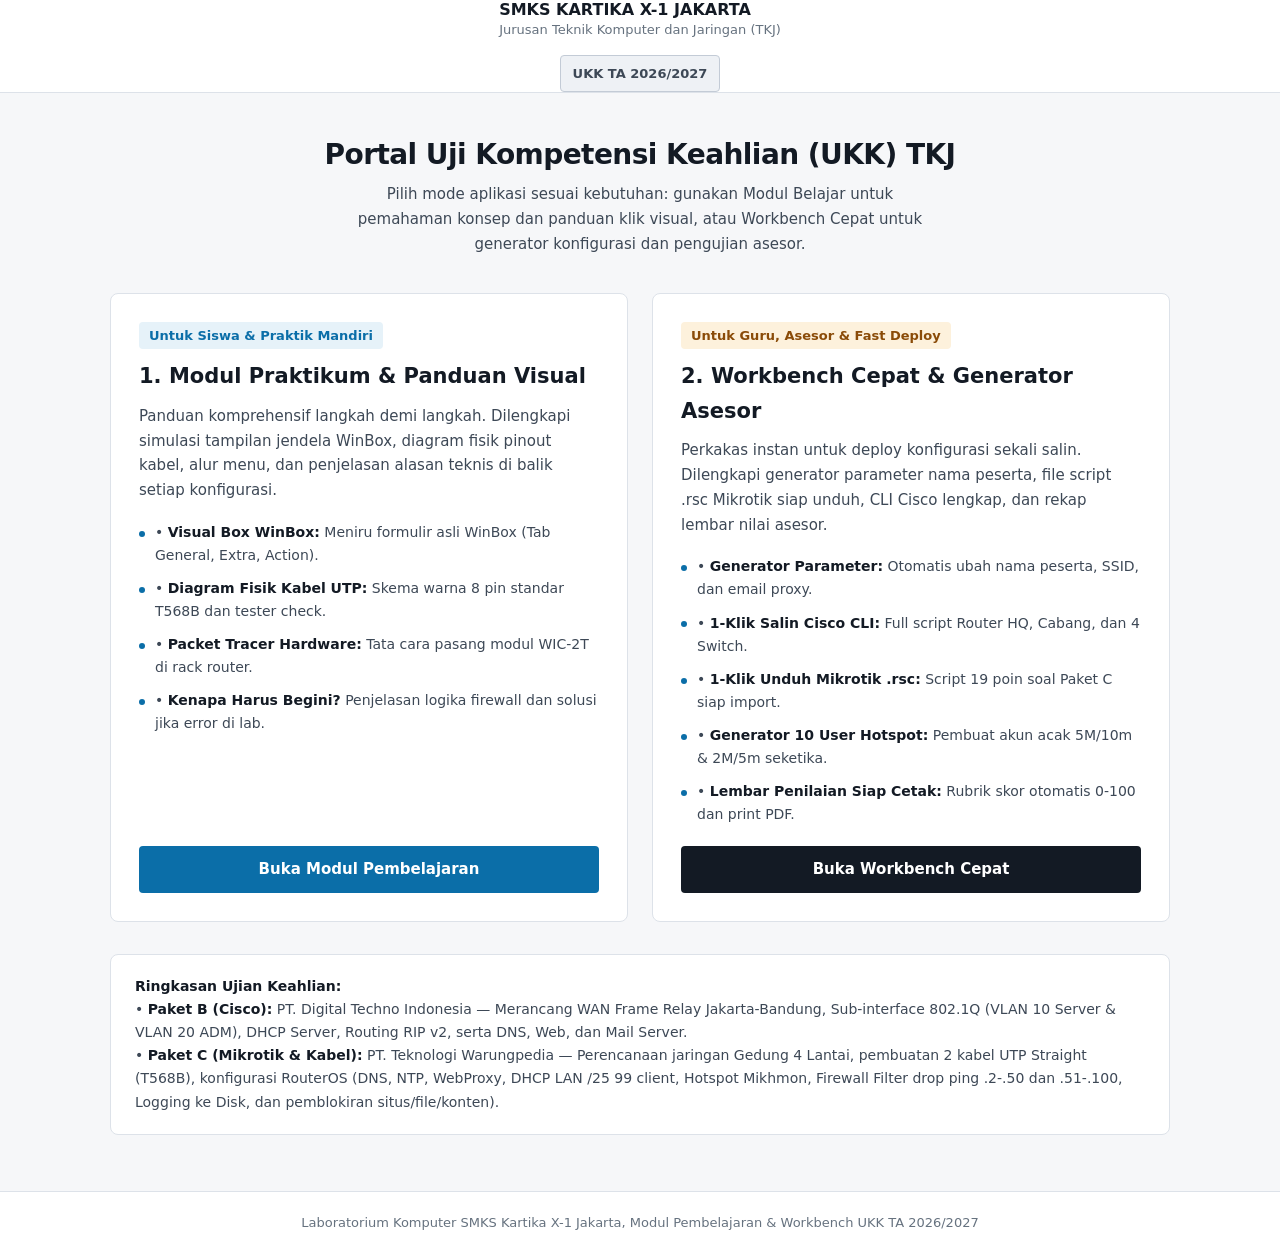
<file: index.html>
<!DOCTYPE html>
<html lang="id">
<head>
<meta charset="UTF-8">
<meta name="viewport" content="width=device-width, initial-scale=1.0">
<title>Portal UKK TKJ TA 2026/2027 - SMKS Kartika X-1</title>
<link rel="stylesheet" href="style.css">
</head>
<body class="page-index">

<header>
  <div class="header-inner">
    <div>
      <div class="brand-title">SMKS KARTIKA X-1 JAKARTA</div>
      <div class="brand-sub">Jurusan Teknik Komputer dan Jaringan (TKJ)</div>
    </div>
    <span class="school-badge">UKK TA 2026/2027</span>
  </div>
</header>

<main>
  <div class="hero">
    <h1>Portal Uji Kompetensi Keahlian (UKK) TKJ</h1>
    <p>Pilih mode aplikasi sesuai kebutuhan: gunakan Modul Belajar untuk pemahaman konsep dan panduan klik visual, atau Workbench Cepat untuk generator konfigurasi dan pengujian asesor.</p>
  </div>

  <div class="mode-grid">
    <!-- CARD 1: MODUL PEMBELAJARAN -->
    <a href="modul-belajar.html" class="portal-card">
      <div>
        <div class="card-header-line">
          <span class="tag-mode tag-belajar">Untuk Siswa &amp; Praktik Mandiri</span>
        </div>
        <div class="card-title">1. Modul Praktikum &amp; Panduan Visual</div>
        <div class="card-desc">
          Panduan komprehensif langkah demi langkah. Dilengkapi simulasi tampilan jendela WinBox, diagram fisik pinout kabel, alur menu, dan penjelasan alasan teknis di balik setiap konfigurasi.
        </div>
        <ul class="feature-list">
          <li><span class="bullet">&bull;</span> <strong>Visual Box WinBox:</strong> Meniru formulir asli WinBox (Tab General, Extra, Action).</li>
          <li><span class="bullet">&bull;</span> <strong>Diagram Fisik Kabel UTP:</strong> Skema warna 8 pin standar T568B dan tester check.</li>
          <li><span class="bullet">&bull;</span> <strong>Packet Tracer Hardware:</strong> Tata cara pasang modul WIC-2T di rack router.</li>
          <li><span class="bullet">&bull;</span> <strong>Kenapa Harus Begini?</strong> Penjelasan logika firewall dan solusi jika error di lab.</li>
        </ul>
      </div>
      <div class="card-btn btn-belajar">Buka Modul Pembelajaran</div>
    </a>

    <!-- CARD 2: CHEAT & WORKBENCH GENERATOR -->
    <a href="cheat-konfigurasi.html" class="portal-card">
      <div>
        <div class="card-header-line">
          <span class="tag-mode tag-cheat">Untuk Guru, Asesor &amp; Fast Deploy</span>
        </div>
        <div class="card-title">2. Workbench Cepat &amp; Generator Asesor</div>
        <div class="card-desc">
          Perkakas instan untuk deploy konfigurasi sekali salin. Dilengkapi generator parameter nama peserta, file script .rsc Mikrotik siap unduh, CLI Cisco lengkap, dan rekap lembar nilai asesor.
        </div>
        <ul class="feature-list">
          <li><span class="bullet">&bull;</span> <strong>Generator Parameter:</strong> Otomatis ubah nama peserta, SSID, dan email proxy.</li>
          <li><span class="bullet">&bull;</span> <strong>1-Klik Salin Cisco CLI:</strong> Full script Router HQ, Cabang, dan 4 Switch.</li>
          <li><span class="bullet">&bull;</span> <strong>1-Klik Unduh Mikrotik .rsc:</strong> Script 19 poin soal Paket C siap import.</li>
          <li><span class="bullet">&bull;</span> <strong>Generator 10 User Hotspot:</strong> Pembuat akun acak 5M/10m &amp; 2M/5m seketika.</li>
          <li><span class="bullet">&bull;</span> <strong>Lembar Penilaian Siap Cetak:</strong> Rubrik skor otomatis 0-100 dan print PDF.</li>
        </ul>
      </div>
      <div class="card-btn btn-cheat">Buka Workbench Cepat</div>
    </a>
  </div>

  <div class="info-box">
    <strong>Ringkasan Ujian Keahlian:</strong><br>
    &bull; <strong>Paket B (Cisco):</strong> PT. Digital Techno Indonesia &mdash; Merancang WAN Frame Relay Jakarta-Bandung, Sub-interface 802.1Q (VLAN 10 Server &amp; VLAN 20 ADM), DHCP Server, Routing RIP v2, serta DNS, Web, dan Mail Server.<br>
    &bull; <strong>Paket C (Mikrotik &amp; Kabel):</strong> PT. Teknologi Warungpedia &mdash; Perencanaan jaringan Gedung 4 Lantai, pembuatan 2 kabel UTP Straight (T568B), konfigurasi RouterOS (DNS, NTP, WebProxy, DHCP LAN /25 99 client, Hotspot Mikhmon, Firewall Filter drop ping .2-.50 dan .51-.100, Logging ke Disk, dan pemblokiran situs/file/konten).
  </div>
</main>

<footer>
  Laboratorium Komputer SMKS Kartika X-1 Jakarta, Modul Pembelajaran &amp; Workbench UKK TA 2026/2027
</footer>

</body>
</html>
</file>
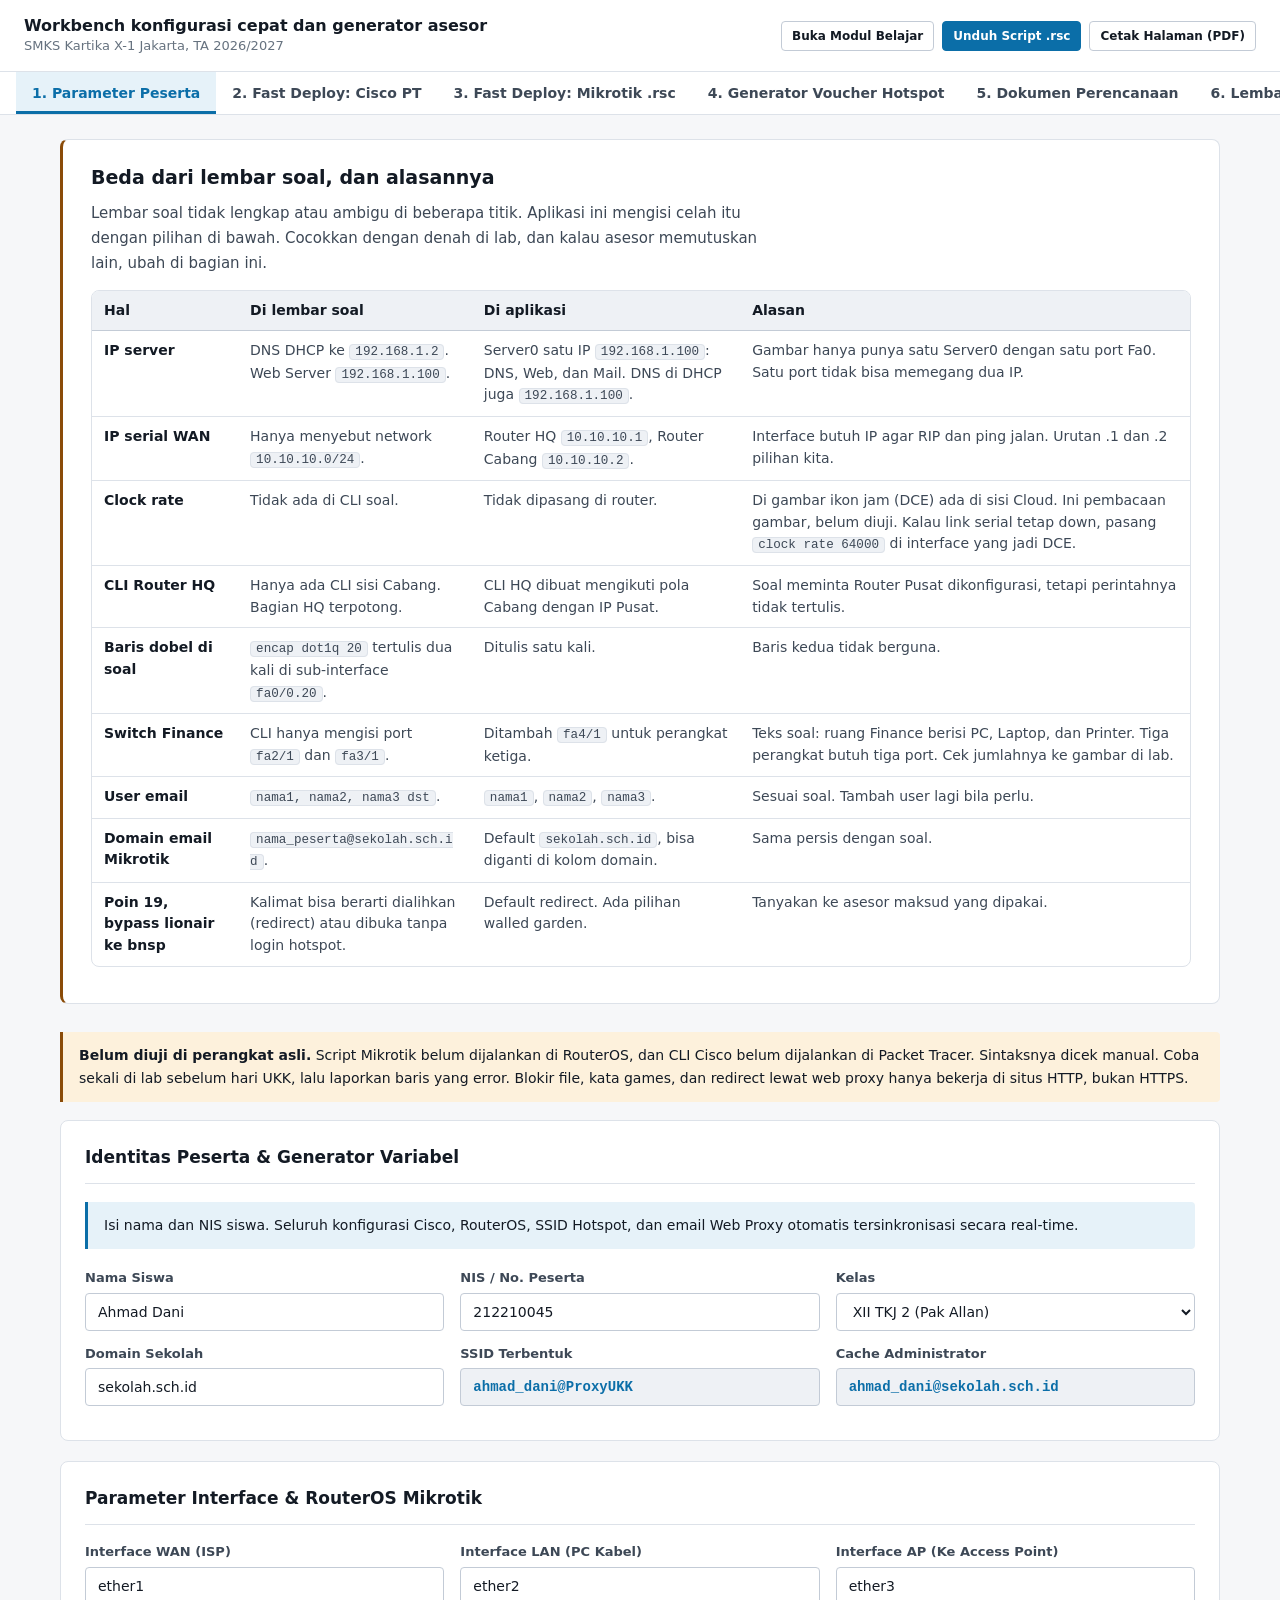
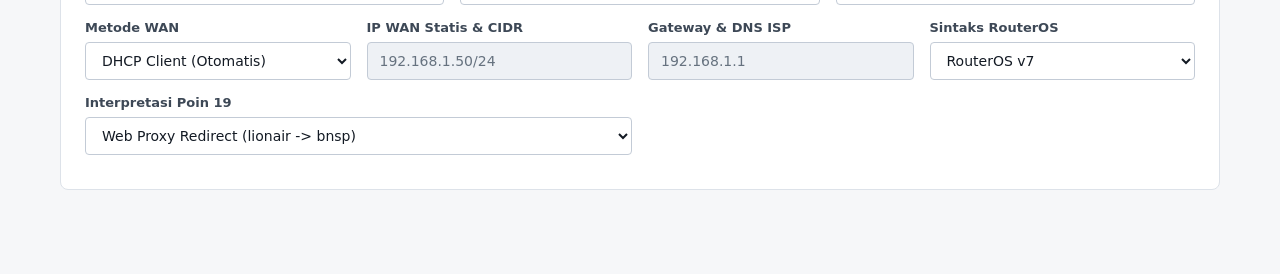
<file: cheat-konfigurasi.html>
<!DOCTYPE html>
<html lang="id">
<head>
<meta charset="UTF-8">
<meta name="viewport" content="width=device-width, initial-scale=1.0">
<title>Workbench Konfigurasi Cepat &amp; Generator Asesor UKK TKJ 26/27</title>
<link rel="stylesheet" href="style.css">
</head>
<body>

<header>
  <div class="brand-block">
    <div class="brand-title">Workbench konfigurasi cepat dan generator asesor</div>
    <div class="brand-sub">SMKS Kartika X-1 Jakarta, TA 2026/2027</div>
  </div>
  <div class="top-actions no-print">
    <a href="modul-belajar.html" class="btn btn-sm">Buka Modul Belajar</a>
    <button class="btn btn-sm btn-primary" onclick="downloadRSC()">Unduh Script .rsc</button>
    <button class="btn btn-sm" onclick="window.print()">Cetak Halaman (PDF)</button>
  </div>
</header>

<nav class="tab-strip no-print">
  <button class="tab-btn active" onclick="switchPane('pane-params')">1. Parameter Peserta</button>
  <button class="tab-btn" onclick="switchPane('pane-cisco')">2. Fast Deploy: Cisco PT</button>
  <button class="tab-btn" onclick="switchPane('pane-mikrotik')">3. Fast Deploy: Mikrotik .rsc</button>
  <button class="tab-btn" onclick="switchPane('pane-vouchers')">4. Generator Voucher Hotspot</button>
  <button class="tab-btn" onclick="switchPane('pane-doc')">5. Dokumen Perencanaan</button>
  <button class="tab-btn" onclick="switchPane('pane-rubrik')">6. Lembar Nilai Asesor</button>
</nav>

<main>

  <!-- PANE 1: PARAMS -->
  <div id="pane-params" class="pane active">
<section class="deviation" id="beda-soal">
  <h2>Beda dari lembar soal, dan alasannya</h2>
  <p>Lembar soal tidak lengkap atau ambigu di beberapa titik. Aplikasi ini mengisi celah itu dengan pilihan di bawah. Cocokkan dengan denah di lab, dan kalau asesor memutuskan lain, ubah di bagian ini.</p>
  <div class="table-scroll"><table class="guide-table">
    <thead><tr><th>Hal</th><th>Di lembar soal</th><th>Di aplikasi</th><th>Alasan</th></tr></thead>
    <tbody>
      <tr><td><strong>IP server</strong></td><td>DNS DHCP ke <code>192.168.1.2</code>. Web Server <code>192.168.1.100</code>.</td><td>Server0 satu IP <code>192.168.1.100</code>: DNS, Web, dan Mail. DNS di DHCP juga <code>192.168.1.100</code>.</td><td>Gambar hanya punya satu Server0 dengan satu port Fa0. Satu port tidak bisa memegang dua IP.</td></tr>
      <tr><td><strong>IP serial WAN</strong></td><td>Hanya menyebut network <code>10.10.10.0/24</code>.</td><td>Router HQ <code>10.10.10.1</code>, Router Cabang <code>10.10.10.2</code>.</td><td>Interface butuh IP agar RIP dan ping jalan. Urutan .1 dan .2 pilihan kita.</td></tr>
      <tr><td><strong>Clock rate</strong></td><td>Tidak ada di CLI soal.</td><td>Tidak dipasang di router.</td><td>Di gambar ikon jam (DCE) ada di sisi Cloud. Ini pembacaan gambar, belum diuji. Kalau link serial tetap down, pasang <code>clock rate 64000</code> di interface yang jadi DCE.</td></tr>
      <tr><td><strong>CLI Router HQ</strong></td><td>Hanya ada CLI sisi Cabang. Bagian HQ terpotong.</td><td>CLI HQ dibuat mengikuti pola Cabang dengan IP Pusat.</td><td>Soal meminta Router Pusat dikonfigurasi, tetapi perintahnya tidak tertulis.</td></tr>
      <tr><td><strong>Baris dobel di soal</strong></td><td><code>encap dot1q 20</code> tertulis dua kali di sub-interface <code>fa0/0.20</code>.</td><td>Ditulis satu kali.</td><td>Baris kedua tidak berguna.</td></tr>
      <tr><td><strong>Switch Finance</strong></td><td>CLI hanya mengisi port <code>fa2/1</code> dan <code>fa3/1</code>.</td><td>Ditambah <code>fa4/1</code> untuk perangkat ketiga.</td><td>Teks soal: ruang Finance berisi PC, Laptop, dan Printer. Tiga perangkat butuh tiga port. Cek jumlahnya ke gambar di lab.</td></tr>
      <tr><td><strong>User email</strong></td><td><code>nama1, nama2, nama3 dst</code>.</td><td><code>nama1</code>, <code>nama2</code>, <code>nama3</code>.</td><td>Sesuai soal. Tambah user lagi bila perlu.</td></tr>
      <tr><td><strong>Domain email Mikrotik</strong></td><td><code>nama_peserta@sekolah.sch.id</code>.</td><td>Default <code>sekolah.sch.id</code>, bisa diganti di kolom domain.</td><td>Sama persis dengan soal.</td></tr>
      <tr><td><strong>Poin 19, bypass lionair ke bnsp</strong></td><td>Kalimat bisa berarti dialihkan (redirect) atau dibuka tanpa login hotspot.</td><td>Default redirect. Ada pilihan walled garden.</td><td>Tanyakan ke asesor maksud yang dipakai.</td></tr>
    </tbody>
  </table></div>
</section>
<div class="callout callout-amber untested"><strong>Belum diuji di perangkat asli.</strong> Script Mikrotik belum dijalankan di RouterOS, dan CLI Cisco belum dijalankan di Packet Tracer. Sintaksnya dicek manual. Coba sekali di lab sebelum hari UKK, lalu laporkan baris yang error. Blokir file, kata games, dan redirect lewat web proxy hanya bekerja di situs HTTP, bukan HTTPS.</div>
    <div class="card">
      <div class="card-title">Identitas Peserta &amp; Generator Variabel</div>
      <div class="callout">
        Isi nama dan NIS siswa. Seluruh konfigurasi Cisco, RouterOS, SSID Hotspot, dan email Web Proxy otomatis tersinkronisasi secara real-time.
      </div>
      <div class="grid-3">
        <div class="form-group">
          <label>Nama Siswa</label>
          <input type="text" id="in_nama" class="form-input" value="Ahmad Dani" oninput="refreshAll()">
        </div>
        <div class="form-group">
          <label>NIS / No. Peserta</label>
          <input type="text" id="in_nis" class="form-input" value="212210045" oninput="refreshAll()">
        </div>
        <div class="form-group">
          <label>Kelas</label>
          <select id="in_kelas" class="form-select" onchange="refreshAll()">
            <option value="XII TKJ 2" selected>XII TKJ 2 (Pak Allan)</option>
            <option value="XII TKJ 1">XII TKJ 1</option>
          </select>
        </div>
      </div>
      <div class="grid-3">
        <div class="form-group">
          <label>Domain Sekolah</label>
          <input type="text" id="in_domain" class="form-input" value="sekolah.sch.id" oninput="refreshAll()">
        </div>
        <div class="form-group">
          <label>SSID Terbentuk</label>
          <input type="text" id="out_ssid" class="form-input input-preview" readonly>
        </div>
        <div class="form-group">
          <label>Cache Administrator</label>
          <input type="text" id="out_admin" class="form-input input-preview" readonly>
        </div>
      </div>
    </div>

    <div class="card">
      <div class="card-title">Parameter Interface &amp; RouterOS Mikrotik</div>
      <div class="grid-3">
        <div class="form-group">
          <label>Interface WAN (ISP)</label>
          <input type="text" id="in_iface_wan" class="form-input" value="ether1" oninput="refreshAll()">
        </div>
        <div class="form-group">
          <label>Interface LAN (PC Kabel)</label>
          <input type="text" id="in_iface_lan" class="form-input" value="ether2" oninput="refreshAll()">
        </div>
        <div class="form-group">
          <label>Interface AP (Ke Access Point)</label>
          <input type="text" id="in_iface_ap" class="form-input" value="ether3" oninput="refreshAll()">
        </div>
      </div>
      <div class="grid-4">
        <div class="form-group">
          <label>Metode WAN</label>
          <select id="in_wan_mode" class="form-select" onchange="toggleWanMode(); refreshAll();">
            <option value="dhcp" selected>DHCP Client (Otomatis)</option>
            <option value="static">IP Statis (Manual)</option>
          </select>
        </div>
        <div class="form-group" id="grp_wan_ip">
          <label>IP WAN Statis &amp; CIDR</label>
          <input type="text" id="in_wan_ip" class="form-input" value="192.168.1.50/24" oninput="refreshAll()" disabled>
        </div>
        <div class="form-group" id="grp_wan_gw">
          <label>Gateway &amp; DNS ISP</label>
          <input type="text" id="in_wan_gw" class="form-input" value="192.168.1.1" oninput="refreshAll()" disabled>
        </div>
        <div class="form-group">
          <label>Sintaks RouterOS</label>
          <select id="in_ros_ver" class="form-select" onchange="refreshAll()">
            <option value="v7" selected>RouterOS v7</option>
            <option value="v6">RouterOS v6 (Legacy)</option>
          </select>
        </div>
      </div>
      <div class="grid-2">
        <div class="form-group">
          <label>Interpretasi Poin 19</label>
          <select id="in_poin19" class="form-select" onchange="refreshAll()">
            <option value="redirect" selected>Web Proxy Redirect (lionair -&gt; bnsp)</option>
            <option value="walled">Walled Garden Hotspot</option>
          </select>
        </div>
      </div>
    </div>
  </div>

  <!-- PANE 2: CISCO -->
  <div id="pane-cisco" class="pane">
<div class="callout callout-amber untested"><strong>Belum diuji di perangkat asli.</strong> Script Mikrotik belum dijalankan di RouterOS, dan CLI Cisco belum dijalankan di Packet Tracer. Sintaksnya dicek manual. Coba sekali di lab sebelum hari UKK, lalu laporkan baris yang error. Blokir file, kata games, dan redirect lewat web proxy hanya bekerja di situs HTTP, bukan HTTPS.</div>
    <div class="card">
      <div class="card-title">
        <span>Diagram Topologi WAN Cisco Packet Tracer (Paket B)</span>
      </div>
      <div class="topo-svg-box">
        <svg viewBox="0 0 960 400" xmlns="http://www.w3.org/2000/svg" role="img"><rect x="10" y="10" width="410" height="380" rx="8" fill="#f6f7f9" stroke="#c3cbd6" stroke-dasharray="5 4"/><text x="24" y="32" font-size="13" font-weight="700" fill="#0b6ea8">Kantor pusat (Jakarta)</text><rect x="540" y="10" width="410" height="380" rx="8" fill="#f6f7f9" stroke="#c3cbd6" stroke-dasharray="5 4"/><text x="554" y="32" font-size="13" font-weight="700" fill="#0b6ea8">Kantor cabang (Bandung)</text><rect x="428.1" y="70" width="103.9" height="47" rx="6" fill="#e6f2f9" stroke="#0b6ea8" stroke-width="2"/><text x="480" y="93" font-size="13" font-weight="700" text-anchor="middle" fill="#131a24">Cloud0</text><text x="480" y="111" font-size="12"  text-anchor="middle" fill="#66727f">Frame Relay</text><rect x="138.9" y="60" width="152.2" height="65" rx="6" fill="#ffffff" stroke="#3d4856" stroke-width="1.5"/><text x="215" y="83" font-size="13" font-weight="700" text-anchor="middle" fill="#131a24">Router0 (HQ)</text><text x="215" y="101" font-size="12"  text-anchor="middle" fill="#66727f">Se0/1/0 10.10.10.1</text><text x="215" y="119" font-size="12"  text-anchor="middle" fill="#66727f">Fa0/0 trunk</text><rect x="666.4" y="60" width="157.2" height="65" rx="6" fill="#ffffff" stroke="#3d4856" stroke-width="1.5"/><text x="745" y="83" font-size="13" font-weight="700" text-anchor="middle" fill="#131a24">Router1 (Branch)</text><text x="745" y="101" font-size="12"  text-anchor="middle" fill="#66727f">Se0/1/0 10.10.10.2</text><text x="745" y="119" font-size="12"  text-anchor="middle" fill="#66727f">Fa0/0 trunk</text><line x1="291.1" y1="90.0" x2="428.1" y2="90.0" stroke="#9b1c1c" stroke-width="2"/><line x1="532.0" y1="90.0" x2="666.4" y2="90.0" stroke="#9b1c1c" stroke-width="2"/><text x="359.6" y="80.0" font-size="12" font-weight="700" text-anchor="middle" fill="#9b1c1c">Serial</text><text x="599.2" y="80.0" font-size="12" font-weight="700" text-anchor="middle" fill="#9b1c1c">Serial</text><text x="432.1" y="150.0" font-size="12"  text-anchor="end" fill="#66727f">Se0 DLCI 101</text><text x="528.0" y="150.0" font-size="12"  text-anchor="start" fill="#66727f">Se1 DLCI 201</text><rect x="5.1" y="185" width="179.8" height="47" rx="6" fill="#ffffff" stroke="#3d4856" stroke-width="1.5"/><text x="95" y="208" font-size="13" font-weight="700" text-anchor="middle" fill="#131a24">SW-HQ-Server</text><text x="95" y="226" font-size="12"  text-anchor="middle" fill="#0b6ea8">VLAN 10 192.168.1.0/24</text><rect x="245.1" y="185" width="179.8" height="47" rx="6" fill="#ffffff" stroke="#3d4856" stroke-width="1.5"/><text x="335" y="208" font-size="13" font-weight="700" text-anchor="middle" fill="#131a24">SW-HQ-ADM</text><text x="335" y="226" font-size="12"  text-anchor="middle" fill="#8a4b08">VLAN 20 192.168.2.0/24</text><rect x="531.6" y="185" width="186.7" height="47" rx="6" fill="#ffffff" stroke="#3d4856" stroke-width="1.5"/><text x="625" y="208" font-size="13" font-weight="700" text-anchor="middle" fill="#131a24">SW-BR-Finance</text><text x="625" y="226" font-size="12"  text-anchor="middle" fill="#0b6ea8">VLAN 10 192.168.10.0/24</text><rect x="771.6" y="185" width="186.7" height="47" rx="6" fill="#ffffff" stroke="#3d4856" stroke-width="1.5"/><text x="865" y="208" font-size="13" font-weight="700" text-anchor="middle" fill="#131a24">SW-BR-ADM</text><text x="865" y="226" font-size="12"  text-anchor="middle" fill="#8a4b08">VLAN 20 192.168.20.0/24</text><line x1="215.0" y1="125.0" x2="95.0" y2="185.0" stroke="#131a24" stroke-width="2"/><text x="140.0" y="160.0" font-size="12"  text-anchor="middle" fill="#66727f">trunk</text><line x1="184.9" y1="215.0" x2="245.1" y2="215.0" stroke="#131a24" stroke-width="2" stroke-dasharray="5 4"/><text x="215.0" y="196.0" font-size="12"  text-anchor="middle" fill="#66727f">cross</text><line x1="745.0" y1="125.0" x2="625.0" y2="185.0" stroke="#131a24" stroke-width="2"/><text x="670.0" y="160.0" font-size="12"  text-anchor="middle" fill="#66727f">trunk</text><line x1="718.4" y1="215.0" x2="771.6" y2="215.0" stroke="#131a24" stroke-width="2" stroke-dasharray="5 4"/><text x="745.0" y="196.0" font-size="12"  text-anchor="middle" fill="#66727f">cross</text><rect x="5.1" y="310" width="109.7" height="46" rx="6" fill="#eef1f5" stroke="#c3cbd6" stroke-width="1.5"/><text x="60" y="332" font-size="12" font-weight="700" text-anchor="middle" fill="#131a24">Server0</text><text x="60" y="350" font-size="12"  text-anchor="middle" fill="#66727f">192.168.1.100</text><line x1="90.0" y1="232.0" x2="60.0" y2="310.0" stroke="#66727f" stroke-width="1.5"/><rect x="138.8" y="310" width="42.4" height="28" rx="6" fill="#eef1f5" stroke="#c3cbd6" stroke-width="1.5"/><text x="160" y="332" font-size="12" font-weight="700" text-anchor="middle" fill="#131a24">PC0</text><line x1="130.0" y1="232.0" x2="160.0" y2="310.0" stroke="#66727f" stroke-width="1.5"/><rect x="227.4" y="310" width="75.2" height="46" rx="6" fill="#eef1f5" stroke="#c3cbd6" stroke-width="1.5"/><text x="265" y="332" font-size="12" font-weight="700" text-anchor="middle" fill="#131a24">PC3 PC4</text><text x="265" y="350" font-size="12"  text-anchor="middle" fill="#66727f">Printer2</text><line x1="310.0" y1="232.0" x2="265.0" y2="310.0" stroke="#66727f" stroke-width="1.5"/><rect x="351.2" y="310" width="47.6" height="46" rx="6" fill="#e6f2f9" stroke="#0b6ea8" stroke-width="1.5"/><text x="375" y="332" font-size="12" font-weight="700" text-anchor="middle" fill="#0b6ea8">AP0</text><text x="375" y="350" font-size="12"  text-anchor="middle" fill="#66727f">WLAN</text><line x1="340.0" y1="232.0" x2="375.0" y2="310.0" stroke="#66727f" stroke-width="1.5"/><rect x="542.7" y="310" width="94.5" height="46" rx="6" fill="#eef1f5" stroke="#c3cbd6" stroke-width="1.5"/><text x="590" y="332" font-size="12" font-weight="700" text-anchor="middle" fill="#131a24">PC Finance</text><text x="590" y="350" font-size="12"  text-anchor="middle" fill="#66727f">Laptop2</text><line x1="630.0" y1="232.0" x2="590.0" y2="310.0" stroke="#66727f" stroke-width="1.5"/><rect x="660.2" y="310" width="79.6" height="28" rx="6" fill="#eef1f5" stroke="#c3cbd6" stroke-width="1.5"/><text x="700" y="332" font-size="12" font-weight="700" text-anchor="middle" fill="#131a24">Printer0</text><line x1="660.0" y1="232.0" x2="700.0" y2="310.0" stroke="#66727f" stroke-width="1.5"/><rect x="767.4" y="310" width="75.2" height="46" rx="6" fill="#eef1f5" stroke="#c3cbd6" stroke-width="1.5"/><text x="805" y="332" font-size="12" font-weight="700" text-anchor="middle" fill="#131a24">PC1 PC2</text><text x="805" y="350" font-size="12"  text-anchor="middle" fill="#66727f">Printer1</text><line x1="840.0" y1="232.0" x2="805.0" y2="310.0" stroke="#66727f" stroke-width="1.5"/><rect x="881.2" y="310" width="47.6" height="46" rx="6" fill="#e6f2f9" stroke="#0b6ea8" stroke-width="1.5"/><text x="905" y="332" font-size="12" font-weight="700" text-anchor="middle" fill="#0b6ea8">AP1</text><text x="905" y="350" font-size="12"  text-anchor="middle" fill="#66727f">WLAN</text><line x1="870.0" y1="232.0" x2="905.0" y2="310.0" stroke="#66727f" stroke-width="1.5"/></svg>
      </div>
    </div>

    <div class="card">
      <div class="card-title">
        <span>Router0: Head Office (Jakarta)</span>
        <button class="btn btn-sm btn-primary" onclick="copyBox('box_r_hq')">Salin CLI HQ</button>
      </div>
      <div class="code-container">
        <div class="code-bar">Cisco 2811 &bull; Router-HQ (CLI)</div>
        <pre id="box_r_hq" class="code-block"></pre>
      </div>
    </div>

    <div class="card">
      <div class="card-title">
        <span>Router1: Branch Office (Bandung)</span>
        <button class="btn btn-sm btn-primary" onclick="copyBox('box_r_br')">Salin CLI Branch</button>
      </div>
      <div class="code-container">
        <div class="code-bar">Cisco 2811 &bull; Router-Branch (CLI)</div>
        <pre id="box_r_br" class="code-block"></pre>
      </div>
    </div>

    <div class="card">
      <div class="card-title">
        <span>Script 4 Unit Switch (VLAN 10/20 &amp; Port Access)</span>
        <div class="btn-row">
          <button class="btn btn-sm" onclick="copyBox('box_sw_hq_srv')">SW HQ Srv</button>
          <button class="btn btn-sm" onclick="copyBox('box_sw_hq_adm')">SW HQ Adm</button>
          <button class="btn btn-sm" onclick="copyBox('box_sw_br_fin')">SW BR Fin</button>
          <button class="btn btn-sm" onclick="copyBox('box_sw_br_adm')">SW BR Adm</button>
        </div>
      </div>
      <div class="grid-2">
        <div class="code-container">
          <div class="code-bar">1. SW-HQ-Server (VLAN 10)</div>
          <pre id="box_sw_hq_srv" class="code-block"></pre>
        </div>
        <div class="code-container">
          <div class="code-bar">2. SW-HQ-ADM (VLAN 20)</div>
          <pre id="box_sw_hq_adm" class="code-block"></pre>
        </div>
        <div class="code-container">
          <div class="code-bar">3. SW-BR-Finance (VLAN 10)</div>
          <pre id="box_sw_br_fin" class="code-block"></pre>
        </div>
        <div class="code-container">
          <div class="code-bar">4. SW-BR-ADM (VLAN 20)</div>
          <pre id="box_sw_br_adm" class="code-block"></pre>
        </div>
      </div>
    </div>
  </div>

  <!-- PANE 3: MIKROTIK -->
  <div id="pane-mikrotik" class="pane">
<div class="callout callout-amber untested"><strong>Belum diuji di perangkat asli.</strong> Script Mikrotik belum dijalankan di RouterOS, dan CLI Cisco belum dijalankan di Packet Tracer. Sintaksnya dicek manual. Coba sekali di lab sebelum hari UKK, lalu laporkan baris yang error. Blokir file, kata games, dan redirect lewat web proxy hanya bekerja di situs HTTP, bukan HTTPS.</div>
    <div class="card">
      <div class="card-title">
        <span>Diagram Topologi Mikrotik &amp; Kabel LAN (Paket C)</span>
      </div>
      <div class="topo-svg-box">
        <svg viewBox="0 0 960 305" xmlns="http://www.w3.org/2000/svg" role="img"><rect x="56.0" y="105" width="88.0" height="47" rx="6" fill="#e6f2f9" stroke="#0b6ea8" stroke-width="2"/><text x="100" y="128" font-size="13" font-weight="700" text-anchor="middle" fill="#131a24">ISP</text><text x="100" y="146" font-size="12"  text-anchor="middle" fill="#66727f">Internet</text><rect x="272.1" y="80" width="255.7" height="66" rx="6" fill="#ffffff" stroke="#3d4856" stroke-width="2"/><text x="400" y="104" font-size="14" font-weight="700" text-anchor="middle" fill="#131a24">MikroTik router</text><text x="400" y="122" font-size="12"  text-anchor="middle" fill="#0b6ea8">NAT, firewall, proxy, hotspot</text><text x="400" y="140" font-size="12"  text-anchor="middle" fill="#66727f">ether1 WAN, ether2 LAN, ether3 AP</text><line x1="144.0" y1="125.0" x2="272.1" y2="125.0" stroke="#0b6ea8" stroke-width="2"/><text x="208.1" y="116.0" font-size="12" font-weight="700" text-anchor="middle" fill="#0b6ea8">ether1</text><rect x="694.2" y="30" width="131.5" height="47" rx="6" fill="#ffffff" stroke="#3d4856" stroke-width="1.5"/><text x="760" y="53" font-size="13" font-weight="700" text-anchor="middle" fill="#131a24">Switch LAN</text><text x="760" y="71" font-size="12"  text-anchor="middle" fill="#66727f">192.168.50.1/25</text><rect x="680.5" y="125" width="159.1" height="46" rx="6" fill="#eef1f5" stroke="#c3cbd6" stroke-width="1.5"/><text x="760" y="147" font-size="12" font-weight="700" text-anchor="middle" fill="#131a24">PC client</text><text x="760" y="165" font-size="12"  text-anchor="middle" fill="#66727f">192.168.50.2 - .100</text><line x1="527.9" y1="105.0" x2="694.2" y2="62.0" stroke="#131a24" stroke-width="2"/><text x="560.0" y="70.0" font-size="12" font-weight="700" text-anchor="middle" fill="#131a24">ether2</text><line x1="760.0" y1="77.0" x2="760.0" y2="125.0" stroke="#66727f" stroke-width="1.5"/><rect x="694.2" y="190" width="131.5" height="47" rx="6" fill="#e6f2f9" stroke="#0b6ea8" stroke-width="1.5"/><text x="760" y="213" font-size="13" font-weight="700" text-anchor="middle" fill="#0b6ea8">Access point</text><text x="760" y="231" font-size="12"  text-anchor="middle" fill="#66727f">192.168.20.1/24</text><rect x="701.1" y="255" width="117.7" height="46" rx="6" fill="#eef1f5" stroke="#c3cbd6" stroke-width="1.5"/><text x="760" y="277" font-size="12" font-weight="700" text-anchor="middle" fill="#131a24">Smartphone</text><text x="760" y="295" font-size="12"  text-anchor="middle" fill="#66727f">login hotspot</text><line x1="527.9" y1="145.0" x2="694.2" y2="215.0" stroke="#131a24" stroke-width="2"/><text x="560.0" y="190.0" font-size="12" font-weight="700" text-anchor="middle" fill="#131a24">ether3</text><line x1="760.0" y1="237.0" x2="760.0" y2="255.0" stroke="#0b6ea8" stroke-width="1.5" stroke-dasharray="3 4"/></svg>
      </div>
    </div>

    <div class="card">
      <div class="card-title">
        <span>Full RouterOS Configuration Script (.rsc) - Poin 1 s/d 19</span>
        <div class="btn-row">
          <button class="btn btn-sm btn-primary" onclick="copyBox('box_mikrotik_rsc')">Salin Script</button>
          <button class="btn btn-sm btn-dark" onclick="downloadRSC()">Unduh File .rsc</button>
        </div>
      </div>
      <div class="callout">
        Script di bawah ini siap ditempel ke <strong>New Terminal</strong> WinBox atau diimport via menu <strong>Files</strong> (<code>/import file-name=UKK.rsc</code>).
      </div>
      <div class="code-container">
        <div class="code-bar">RouterOS <span id="lbl_ros">v7</span> &bull; 19 Poin UKK Soal Paket C</div>
        <pre id="box_mikrotik_rsc" class="code-block"></pre>
      </div>
    </div>
  </div>

  <!-- PANE 4: VOUCHERS -->
  <div id="pane-vouchers" class="pane">
    <div class="card">
      <div class="card-title">
        <span>Poin 14: 10 Akun Hotspot Acak (5M/10m &amp; 2M/5m)</span>
        <div class="btn-row">
          <button class="btn btn-sm btn-primary" onclick="generateVouchers()">Acak Ulang Akun</button>
          <button class="btn btn-sm" onclick="copyBox('box_voucher_cli')">Salin CLI User</button>
        </div>
      </div>
      <p class="doc-p">
        10 kartu voucher di bawah dapat dibagikan kepada peserta atau asesor untuk pengujian captive portal langsung di smartphone.
      </p>
      <div class="voucher-grid" id="voucher_container"></div>
      
      <div class="code-container">
        <div class="code-bar">Cadangan CLI RouterOS (Jika Mikhmon tidak aktif)</div>
        <pre id="box_voucher_cli" class="code-block"></pre>
      </div>
    </div>
  </div>

  <!-- PANE 5: DOKUMEN -->
  <div id="pane-doc" class="pane printable">
    <div class="print-head">
      <h2>LAPORAN PERENCANAAN DAN SPESIFIKASI JARINGAN</h2>
      <p>UJIAN SERTIFIKASI KOMPETENSI (UKK) TA 2026/2027</p>
      <p>SMKS Kartika X-1 Jakarta, TEKNIK KOMPUTER DAN JARINGAN</p>
    </div>

    <!-- BAGIAN 1: PAKET B -->
    <div class="card">
      <div class="card-title">
        <span>Bagian 1. Spesifikasi dan perencanaan WAN (PT. Digital Techno Indonesia)</span>
        <button class="btn btn-sm no-print" onclick="window.print()">Cetak Halaman (PDF)</button>
      </div>

      <div class="doc-h">1. Bill of Materials (Daftar Perangkat Jaringan Multi-Vendor)</div>
      <div class="table-scroll"><table class="data-table">
        <thead>
          <tr><th>No</th><th>Perangkat</th><th>Vendor / Model</th><th>Kapasitas / Port</th><th>Jumlah</th><th>Penempatan</th></tr>
        </thead>
        <tbody>
          <tr><td>1</td><td>Router WAN HQ</td><td>Cisco 2811 + WIC-2T</td><td>2x FastEthernet, 2x Serial WAN</td><td>1 Unit</td><td>Ruang Server (Jakarta)</td></tr>
          <tr><td>2</td><td>Router WAN Branch</td><td>Cisco 2811 + WIC-2T</td><td>2x FastEthernet, 2x Serial WAN</td><td>1 Unit</td><td>Ruang Finance (Bandung)</td></tr>
          <tr><td>3</td><td>Switch Distribusi</td><td>Cisco Catalyst 2960 / Switch-PT</td><td>24-Port 10/100 FastEthernet</td><td>4 Unit</td><td>2x Jakarta, 2x Bandung</td></tr>
          <tr><td>4</td><td>Cloud WAN Switch</td><td>Cloud-PT (Frame Relay)</td><td>Multi-port Serial (DLCI 101/201)</td><td>1 Unit</td><td>Backbone WAN ISP</td></tr>
          <tr><td>5</td><td>Server Komputer</td><td>Dedicated Server-PT (Linux OS)</td><td>1x FastEthernet (DNS/Web/Mail)</td><td>1 Unit</td><td>Ruang Server Jakarta</td></tr>
          <tr><td>6</td><td>Access Point Hotspot</td><td>Linksys / Cisco WAP-PT</td><td>802.11b/g 54 Mbps Access Point</td><td>2 Unit</td><td>Ruang Publik (JKT &amp; BDG)</td></tr>
          <tr><td>7</td><td>Workstation &amp; Mobile</td><td>PC, Laptop (WPC300N), Smartphone</td><td>Windows OS, Browser, Mail Client</td><td>16 Unit</td><td>Area Kerja &amp; Publik</td></tr>
        </tbody>
      </table></div>

      <div class="doc-h">2. Rancangan Kebutuhan Perkabelan Jaringan (Cabling Plan)</div>
      <div class="table-scroll"><table class="data-table">
        <thead>
          <tr><th>Jenis Kabel</th><th>Standar / Konektor</th><th>Titik Sambung (Dari &rarr; Ke)</th><th>Perkiraan Panjang</th></tr>
        </thead>
        <tbody>
          <tr><td>Serial WAN (sisi DCE di Cloud, perlu dicek di PT)</td><td>Smart Serial V.35 / DB60</td><td>Cloud0 (Serial0 &amp; Serial1) &rarr; Router0 &amp; Router1 (Se0/1/0)</td><td>2 Jalur WAN</td></tr>
          <tr><td>UTP Straight-Through</td><td>TIA/EIA-568B &bull; RJ-45</td><td>Router (Fa0/0) &rarr; Switch (Fa0/1), Switch &rarr; PC / Server0 / AP</td><td>12 Jalur Drop Cable</td></tr>
          <tr><td>UTP Cross-Over</td><td>TIA/EIA-568A ke 568B &bull; RJ-45</td><td>Switch_HQ_Server (Fa1/1) &rarr; Switch_HQ_ADM (Fa0/1)<br>Switch_BR_Finance (Fa1/1) &rarr; Switch_BR_ADM (Fa0/1)</td><td>2 Jalur Backbone Inter-Switch</td></tr>
        </tbody>
      </table></div>
    </div>

    <!-- BAGIAN 2: PAKET C -->
    <div class="card">
      <div class="card-title">
        <span>Bagian 2. Perencanaan gedung 4 lantai (PT. Teknologi Warungpedia)</span>
      </div>

      <p class="doc-p">
        <strong>Data Survei:</strong> 1 Gedung 4 Lantai, 8 Ruangan (2 ruangan per lantai), 3 client per ruangan = total 24 client PC terhubung ke Web Proxy &amp; Mail Server.
      </p>

      <div class="doc-h">1. Bill of Materials Gedung 4 Lantai</div>
      <div class="table-scroll"><table class="data-table">
        <thead>
          <tr><th>No</th><th>Perangkat</th><th>Spesifikasi</th><th>Jumlah</th><th>Peruntukan</th></tr>
        </thead>
        <tbody>
          <tr><td>1</td><td>Router Gateway</td><td>MikroTik RB750Gr3 / hAP ac2</td><td>1 Unit</td><td>Gateway Internet, NAT, Firewall, Hotspot, Web Proxy</td></tr>
          <tr><td>2</td><td>Switch Lantai</td><td>Switch 24-Port 10/100/1000 Mbps</td><td>8 Unit</td><td>1 Switch per ruangan (Total 8 ruangan lantai 1-4)</td></tr>
          <tr><td>3</td><td>Switch Backbone</td><td>Gigabit Switch 24-Port Manageable</td><td>1 Unit</td><td>Ruang Server (Distribusi antarlantai &amp; Server Farm)</td></tr>
          <tr><td>4</td><td>Hub Tambahan</td><td>Hub 8-Port 10/100 Mbps</td><td>1 Unit</td><td>Jalur monitoring &amp; analisis traffic jaringan</td></tr>
          <tr><td>5</td><td>Server Komputer</td><td>Intel Xeon/Core i5, 16GB RAM, 512GB SSD</td><td>2 Unit</td><td>1x Dedicated Web/Proxy, 1x Dedicated Mail Server</td></tr>
          <tr><td>6</td><td>Access Point</td><td>Dual-Band 802.11ac Gigabit AP</td><td>2 Unit</td><td>Layanan Hotspot Tamu Ruang Publik &amp; Ruang Kerja</td></tr>
          <tr><td>7</td><td>Kabel &amp; RJ45</td><td>UTP Cat5e High Quality + RJ45</td><td>1 Roll + Box</td><td>Pengkabelan horizontal client &amp; vertical backbone</td></tr>
        </tbody>
      </table></div>

      <div class="doc-h">2. Analisis Kinerja Perangkat Berdasarkan Layer OSI</div>
      <div class="table-scroll"><table class="data-table">
        <thead>
          <tr><th>Lapisan OSI</th><th>Perangkat Terlibat</th><th>Karakteristik &amp; Analisis Kinerja</th></tr>
        </thead>
        <tbody>
          <tr>
            <td><strong>Layer 1 (Physical)</strong></td>
            <td>Kabel UTP Cat5e, RJ45, Hub 8-Port</td>
            <td>Mentransmisikan bit sinyal elektrik. Cat5e mendukung bandwidth 1000 Mbps hingga 100 meter. Hub beroperasi secara shared collision domain untuk port monitoring.</td>
          </tr>
          <tr>
            <td><strong>Layer 2 (Data Link)</strong></td>
            <td>Switch 24-Port, NIC Client, AP</td>
            <td>Meneruskan frame data berdasarkan Hardware MAC Address. Setiap port switch membentuk dedicated collision domain mandiri (Full Duplex 1 Gbps), mencegah tabrakan data 24 client ke server.</td>
          </tr>
          <tr>
            <td><strong>Layer 3 (Network)</strong></td>
            <td>Router MikroTik, IP Routing</td>
            <td>Menangani pengalamatan IP, pemisahan broadcast domain, routing antarsubnet (LAN, WLAN, WAN), NAT Masquerade, serta filtering paket data pada Firewall Filter.</td>
          </tr>
        </tbody>
      </table></div>
    </div>

    <!-- BAGIAN 3: MASTER TABEL IP -->
    <div class="card">
      <div class="card-title">
        <span>Bagian 3. Dokumentasi pengalamatan IP (addressing plan)</span>
      </div>
      <div class="table-scroll"><table class="data-table">
        <thead>
          <tr><th>Paket / Lokasi</th><th>Subnet / VLAN</th><th>Network Address</th><th>Subnet Mask</th><th>IP Gateway</th><th>Alokasi Host / DHCP Range</th></tr>
        </thead>
        <tbody>
          <tr><td><strong>Paket B (WAN)</strong></td><td>WAN Frame Relay</td><td>10.10.10.0/24</td><td>255.255.255.0</td><td>-</td><td>HQ: 10.10.10.1 &bull; Branch: 10.10.10.2</td></tr>
          <tr><td><strong>Paket B (Pusat)</strong></td><td>VLAN 10 (Server)</td><td>192.168.1.0/24</td><td>255.255.255.0</td><td>192.168.1.1</td><td>.1.2 - .1.99 (DHCP), .1.100 (Server0 Static)</td></tr>
          <tr><td><strong>Paket B (Pusat)</strong></td><td>VLAN 20 (ADM/Publik)</td><td>192.168.2.0/24</td><td>255.255.255.0</td><td>192.168.2.1</td><td>.2.2 - .2.254 (DHCP)</td></tr>
          <tr><td><strong>Paket B (Cabang)</strong></td><td>VLAN 10 (Finance)</td><td>192.168.10.0/24</td><td>255.255.255.0</td><td>192.168.10.1</td><td>.10.2 - .10.254 (DHCP)</td></tr>
          <tr><td><strong>Paket B (Cabang)</strong></td><td>VLAN 20 (ADM/Publik)</td><td>192.168.20.0/24</td><td>255.255.255.0</td><td>192.168.20.1</td><td>.20.2 - .20.254 (DHCP)</td></tr>
          <tr><td><strong>Paket C (LAN)</strong></td><td>Kabel ether2</td><td>192.168.50.0/25</td><td>255.255.255.128</td><td>192.168.50.1</td><td>192.168.50.2 - 192.168.50.100 (99 Client)</td></tr>
          <tr><td><strong>Paket C (WLAN)</strong></td><td>Hotspot ether3</td><td>192.168.20.0/24</td><td>255.255.255.0</td><td>192.168.20.1</td><td>192.168.20.2 - 192.168.20.100 (99 Client)</td></tr>
        </tbody>
      </table></div>
    </div>

    <div class="print-sign">
      <div class="sig-box">
        <div>Peserta Ujian,</div>
        <div class="sig-space"></div>
        <div class="sig-name doc_name">Ahmad Dani</div>
        <div>NIS: <span class="doc_nis">212210045</span></div>
      </div>
      <div class="sig-box">
        <div>Asesor Penguji,</div>
        <div class="sig-space"></div>
        <div class="sig-name">( .................................................... )</div>
        <div>NIP / No. Reg. Asesor</div>
      </div>
    </div>
  </div>

  <!-- PANE 6: RUBRIK -->
  <div id="pane-rubrik" class="pane printable">
    <div class="print-head">
      <h2>LEMBAR PENILAIAN UJI KOMPETENSI KEAHLIAN (UKK)</h2>
      <p>REKAPITULASI PENGUJIAN SISTEM &bull; TA 2026/2027</p>
    </div>

    <div class="card">
      <div class="card-title">
        <span>Ceklis Verifikasi Asesor &amp; Kalkulator Nilai (Total: 100 Poin)</span>
        <button class="btn btn-sm no-print" onclick="window.print()">Cetak Lembar Nilai</button>
      </div>

      <div class="doc-h">A. Verifikasi Paket B: Cisco Packet Tracer (Bobot: 50 Poin)</div>
      <div class="table-scroll"><table class="data-table">
        <thead>
          <tr><th width="40">Cek</th><th>Komponen Pengujian</th><th>Hasil yang Diharapkan</th><th width="60">Skor</th></tr>
        </thead>
        <tbody>
          <tr><td><input type="checkbox" onchange="calcScore()"></td><td>Koneksi Serial WAN Frame Relay</td><td>Ping antar interface Serial 10.10.10.1 &lt;-&gt; 10.10.10.2 Reply 100%</td><td>10</td></tr>
          <tr><td><input type="checkbox" onchange="calcScore()"></td><td>Inter-VLAN &amp; Routing RIP v2</td><td>Ping dari PC ADM Jakarta tembus ke PC Finance Bandung</td><td>15</td></tr>
          <tr><td><input type="checkbox" onchange="calcScore()"></td><td>DHCP Server RoAS</td><td>Client menerima IP otomatis &amp; DNS 192.168.1.100</td><td>10</td></tr>
          <tr><td><input type="checkbox" onchange="calcScore()"></td><td>DNS, Web &amp; Mail Server</td><td>Browser membuka usklsp.com &amp; email terkirim antaruser</td><td>15</td></tr>
        </tbody>
      </table></div>

      <div class="doc-h">B. Verifikasi Paket C: Mikrotik &amp; Kabel LAN (Bobot: 50 Poin)</div>
      <div class="table-scroll"><table class="data-table">
        <thead>
          <tr><th width="40">Cek</th><th>Komponen Pengujian</th><th>Hasil yang Diharapkan</th><th width="60">Skor</th></tr>
        </thead>
        <tbody>
          <tr><td><input type="checkbox" onchange="calcScore()"></td><td>Fisik 2 Kabel UTP Straight</td><td>Lampu 1-8 pada Cable Tester menyala hijau berurutan</td><td>5</td></tr>
          <tr><td><input type="checkbox" onchange="calcScore()"></td><td>LAN DHCP Pool 99 Client</td><td>Client kabel menerima IP dari range 192.168.50.2-192.168.50.100</td><td>5</td></tr>
          <tr><td><input type="checkbox" onchange="calcScore()"></td><td>Blokir Ping Router (Poin 8)</td><td>IP .2-.50 RTO ping router, sedangkan .51-.100 berhasil reply</td><td>5</td></tr>
          <tr><td><input type="checkbox" onchange="calcScore()"></td><td>Blokir Ping Wireless (Poin 9)</td><td>IP .51-.100 RTO ping ke arah client wireless 192.168.20.0/24</td><td>5</td></tr>
          <tr><td><input type="checkbox" onchange="calcScore()"></td><td>Logging Akses ke Disk (Poin 10)</td><td>Log akses router tercatat dan tersimpan di media disk</td><td>5</td></tr>
          <tr><td><input type="checkbox" onchange="calcScore()"></td><td>Hotspot Mikhmon (Poin 14)</td><td>Login captive portal aktif, limit 5M/10m &amp; 2M/5m berfungsi</td><td>5</td></tr>
          <tr><td><input type="checkbox" onchange="calcScore()"></td><td>Blokir Situs www.detik.com (Poin 16)</td><td>Akses web detik.com terblokir (Access Denied / TLS drop)</td><td>5</td></tr>
          <tr><td><input type="checkbox" onchange="calcScore()"></td><td>Blokir File .mp3 &amp; .mkv (Poin 17)</td><td>Download file .mp3 / .mkv digagalkan error 403 Forbidden</td><td>5</td></tr>
          <tr><td><input type="checkbox" onchange="calcScore()"></td><td>Blokir Konten "games" (Poin 18)</td><td>URL dengan kata "games" langsung diblokir proxy/firewall</td><td>5</td></tr>
          <tr><td><input type="checkbox" onchange="calcScore()"></td><td>Redirect lionair ke bnsp (Poin 19)</td><td>Akses lionair.co.id otomatis dialihkan ke bnsp.go.id</td><td>5</td></tr>
        </tbody>
      </table></div>

      <div class="score-bar">
        <div>
          <span class="score-label">TOTAL PEROLEHAN SKOR:</span>
          <span id="final_score">0 / 100</span>
        </div>
        <div>
          <span class="score-label">PREDIKAT:</span>
          <span id="final_grade">BELUM LENGKAP</span>
        </div>
      </div>
    </div>

    <div class="print-sign">
      <div class="sig-box">
        <div>Peserta Ujian,</div>
        <div class="sig-space"></div>
        <div class="sig-name doc_name">Ahmad Dani</div>
        <div>NIS: <span class="doc_nis">212210045</span></div>
      </div>
      <div class="sig-box">
        <div>Asesor Penguji,</div>
        <div class="sig-space"></div>
        <div class="sig-name">( .................................................... )</div>
        <div>Tanda Tangan &amp; Tanggal</div>
      </div>
    </div>
  </div>

</main>

<script>
const defaultData = {
  nama: 'Ahmad Dani',
  nis: '212210045',
  kelas: 'XII TKJ 2',
  domain: 'sekolah.sch.id',
  iface_wan: 'ether1',
  iface_lan: 'ether2',
  iface_ap: 'ether3',
  wan_mode: 'dhcp',
  wan_ip: '192.168.1.50/24',
  wan_gw: '192.168.1.1',
  ros_ver: 'v7',
  poin19: 'redirect'
};

let currentVouchers = [];

function loadData() {
  const s = localStorage.getItem('ukk_cheat_st2');
  if (s) {
    try { return { ...defaultData, ...JSON.parse(s) }; } catch(e){}
  }
  return { ...defaultData };
}

function saveData(d) {
  localStorage.setItem('ukk_cheat_st2', JSON.stringify(d));
}

function toggleWanMode() {
  const mode = document.getElementById('in_wan_mode').value;
  const isStatic = (mode === 'static');
  document.getElementById('in_wan_ip').disabled = !isStatic;
  document.getElementById('in_wan_gw').disabled = !isStatic;
}

function switchPane(id) {
  document.querySelectorAll('.pane').forEach(p => p.classList.remove('active'));
  document.querySelectorAll('.tab-btn').forEach(b => b.classList.remove('active'));
  
  const target = document.getElementById(id);
  if (target) target.classList.add('active');
  
  const btn = Array.from(document.querySelectorAll('.tab-btn')).find(b => b.getAttribute('onclick').includes(id));
  if (btn) btn.classList.add('active');
  
  window.scrollTo({ top: 0, behavior: 'smooth' });
}

function makeSlug(n) {
  return n.trim().toLowerCase().replace(/[^a-z0-9]/g, '_').replace(/_+/g, '_').slice(0, 14);
}

function toast(msg) {
  let t = document.getElementById('toast');
  if (!t) { t = document.createElement('div'); t.id = 'toast'; t.setAttribute('role', 'status'); document.body.appendChild(t); }
  t.textContent = msg; t.className = 'show';
  clearTimeout(t._h); t._h = setTimeout(() => { t.className = ''; }, 1800);
}

function copyBox(id) {
  const el = document.getElementById(id);
  if (!el) return;
  const t = el.innerText || el.textContent;
  navigator.clipboard.writeText(t).then(() => {
    toast('Tersalin ke clipboard');
  }).catch(() => {
    const ta = document.createElement('textarea');
    ta.value = t;
    document.body.appendChild(ta);
    ta.select();
    document.execCommand('copy');
    document.body.removeChild(ta);
    toast('Tersalin ke clipboard');
  });
}

function downloadRSC() {
  const code = document.getElementById('box_mikrotik_rsc').textContent;
  const st = loadData();
  const name = `UKK_Mikrotik_${makeSlug(st.nama)}.rsc`;
  const blob = new Blob([code], { type: 'text/plain' });
  const a = document.createElement('a');
  a.href = URL.createObjectURL(blob);
  a.download = name;
  document.body.appendChild(a);
  a.click();
  document.body.removeChild(a);
}

function generateVouchers() {
  currentVouchers = [];
  // 5x 5M
  for (let i = 1; i <= 5; i++) {
    const u = 'u5m_' + Math.floor(100 + Math.random() * 900);
    const p = Math.floor(1000 + Math.random() * 9000).toString();
    currentVouchers.push({ user: u, pass: p, profile: 'UKK-5M', rate: '5M/5M', uptime: '00:10:00' });
  }
  // 5x 2M
  for (let i = 1; i <= 5; i++) {
    const u = 'u2m_' + Math.floor(100 + Math.random() * 900);
    const p = Math.floor(1000 + Math.random() * 9000).toString();
    currentVouchers.push({ user: u, pass: p, profile: 'UKK-2M', rate: '2M/2M', uptime: '00:05:00' });
  }
  renderVouchers();
}

function renderVouchers() {
  const cont = document.getElementById('voucher_container');
  const cliPre = document.getElementById('box_voucher_cli');
  cont.innerHTML = '';
  
  let cli = '# Direct RouterOS User Fallback\n/ip hotspot user\n';
  currentVouchers.forEach(v => {
    const d = document.createElement('div');
    d.className = 'voucher-card';
    d.innerHTML = `
      <div class="vc-title">HOTSPOT UKK &bull; ${v.profile}</div>
      <div class="vc-user">${v.user}</div>
      <div class="vc-pass">Pass: ${v.pass}</div>
      <div class="vc-meta">Speed: ${v.rate} &bull; Time: ${v.uptime}</div>
    `;
    cont.appendChild(d);
    cli += `add name="${v.user}" password="${v.pass}" profile="${v.profile}" limit-uptime="${v.uptime}" comment="UKK User"\n`;
  });
  cliPre.textContent = cli;
}

function calcScore() {
  const cbs = document.querySelectorAll('#pane-rubrik input[type="checkbox"]');
  // 4 items Paket B (10, 15, 10, 15 = 50) + 10 items Paket C (5 * 10 = 50) = 100
  const weights = [10, 15, 10, 15, 5, 5, 5, 5, 5, 5, 5, 5, 5, 5];
  let tot = 0;
  cbs.forEach((cb, i) => { if (cb.checked) tot += weights[i] || 0; });
  
  const scEl = document.getElementById('final_score');
  const grEl = document.getElementById('final_grade');
  scEl.textContent = `${tot} / 100`;

  if (tot >= 90) {
    grEl.textContent = 'KOMPETEN SANGAT MEMUASKAN (A)';
    grEl.className = 'grade-a';
  } else if (tot >= 75) {
    grEl.textContent = 'KOMPETEN (B)';
    grEl.className = 'grade-b';
  } else if (tot >= 60) {
    grEl.textContent = 'CUKUP KOMPETEN (C)';
    grEl.className = 'grade-c';
  } else {
    grEl.textContent = 'BELUM KOMPETEN';
    grEl.className = 'grade-d';
  }
}

function refreshAll() {
  const st = {
    nama: document.getElementById('in_nama').value || 'Ahmad Dani',
    nis: document.getElementById('in_nis').value || '212210045',
    kelas: document.getElementById('in_kelas').value,
    domain: document.getElementById('in_domain').value || 'sekolah.sch.id',
    iface_wan: document.getElementById('in_iface_wan').value || 'ether1',
    iface_lan: document.getElementById('in_iface_lan').value || 'ether2',
    iface_ap: document.getElementById('in_iface_ap').value || 'ether3',
    wan_mode: document.getElementById('in_wan_mode').value,
    wan_ip: document.getElementById('in_wan_ip').value || '192.168.1.50/24',
    wan_gw: document.getElementById('in_wan_gw').value || '192.168.1.1',
    ros_ver: document.getElementById('in_ros_ver').value,
    poin19: document.getElementById('in_poin19').value
  };
  saveData(st);

  const slug = makeSlug(st.nama);
  const ssid = `${slug}@ProxyUKK`;
  const adminMail = `${slug}@${st.domain}`;

  document.getElementById('out_ssid').value = ssid;
  document.getElementById('out_admin').value = adminMail;
  document.getElementById('lbl_ros').textContent = st.ros_ver;

  document.querySelectorAll('.doc_name').forEach(el => el.textContent = st.nama);
  document.querySelectorAll('.doc_nis').forEach(el => el.textContent = st.nis);

  // Render Cisco Scripts
  renderCisco(st, slug);

  // Render Mikrotik Script
  renderMikrotik(st, slug, adminMail);
}

function renderCisco(st, slug) {
  const hq = `! CISCO ROUTER 0 (HEAD OFFICE - JAKARTA)
enable
configure terminal
hostname Router-HQ

interface Serial0/1/0
 description KONEKSI-FRAME-RELAY-KE-CABANG
 ip address 10.10.10.1 255.255.255.0
 encapsulation frame-relay
 no shutdown
 exit

interface FastEthernet0/0
 no shutdown
 exit

interface FastEthernet0/0.10
 description VLAN-10-SERVER
 encapsulation dot1Q 10
 ip address 192.168.1.1 255.255.255.0
 exit

interface FastEthernet0/0.20
 description VLAN-20-ADM-PUBLIK
 encapsulation dot1Q 20
 ip address 192.168.2.1 255.255.255.0
 exit

ip dhcp excluded-address 192.168.1.1 192.168.1.2
ip dhcp excluded-address 192.168.1.100
ip dhcp excluded-address 192.168.2.1

ip dhcp pool v10
 network 192.168.1.0 255.255.255.0
 default-router 192.168.1.1
 dns-server 192.168.1.100
 exit

ip dhcp pool v20
 network 192.168.2.0 255.255.255.0
 default-router 192.168.2.1
 dns-server 192.168.1.100
 exit

router rip
 version 2
 no auto-summary
 network 10.0.0.0
 network 192.168.1.0
 network 192.168.2.0
 exit
end
wr`;
  document.getElementById('box_r_hq').textContent = hq;

  const br = `! CISCO ROUTER 1 (BRANCH OFFICE - BANDUNG)
enable
configure terminal
hostname Router-Branch

interface Serial0/1/0
 description KONEKSI-FRAME-RELAY-KE-PUSAT
 ip address 10.10.10.2 255.255.255.0
 encapsulation frame-relay
 no shutdown
 exit

interface FastEthernet0/0
 no shutdown
 exit

interface FastEthernet0/0.10
 description VLAN-10-FINANCE
 encapsulation dot1Q 10
 ip address 192.168.10.1 255.255.255.0
 exit

interface FastEthernet0/0.20
 description VLAN-20-ADM-PUBLIK
 encapsulation dot1Q 20
 ip address 192.168.20.1 255.255.255.0
 exit

ip dhcp excluded-address 192.168.10.1
ip dhcp excluded-address 192.168.20.1

ip dhcp pool v10
 network 192.168.10.0 255.255.255.0
 default-router 192.168.10.1
 dns-server 192.168.1.100
 exit

ip dhcp pool v20
 network 192.168.20.0 255.255.255.0
 default-router 192.168.20.1
 dns-server 192.168.1.100
 exit

router rip
 version 2
 no auto-summary
 network 10.0.0.0
 network 192.168.10.0
 network 192.168.20.0
 exit
end
wr`;
  document.getElementById('box_r_br').textContent = br;

  document.getElementById('box_sw_hq_srv').textContent = `enable\nconf t\nhostname SW-HQ-Server\nvlan 10\n name A\nexit\nvlan 20\n name B\nexit\nint fa0/1\n sw mode trunk\n exit\nint fa1/1\n sw mode trunk\n exit\nint fa2/1\n sw mode access\n sw access vlan 10\n exit\nint fa3/1\n sw mode access\n sw access vlan 10\n exit\nend\nwr`;
  document.getElementById('box_sw_hq_adm').textContent = `enable\nconf t\nhostname SW-HQ-ADM\nvlan 10\n name A\nexit\nvlan 20\n name B\nexit\nint fa0/1\n sw mode trunk\n exit\nint fa1/1\n sw mode access\n sw access vlan 20\n exit\nint fa2/1\n sw mode access\n sw access vlan 20\n exit\nint fa3/1\n sw mode access\n sw access vlan 20\n exit\nint fa4/1\n sw mode access\n sw access vlan 20\n exit\nend\nwr`;
  document.getElementById('box_sw_br_fin').textContent = `enable\nconf t\nhostname SW-BR-Finance\nvlan 10\n name A\nexit\nvlan 20\n name B\nexit\nint fa0/1\n sw mode trunk\n exit\nint fa1/1\n sw mode trunk\n exit\nint fa2/1\n sw mode access\n sw access vlan 10\n exit\nint fa3/1\n sw mode access\n sw access vlan 10\n exit\nint fa4/1\n sw mode access\n sw access vlan 10\n exit\nend\nwr`;
  document.getElementById('box_sw_br_adm').textContent = `enable\nconf t\nhostname SW-BR-ADM\nvlan 10\n name A\nexit\nvlan 20\n name B\nexit\nint fa0/1\n sw mode trunk\n exit\nint fa1/1\n sw mode access\n sw access vlan 20\n exit\nint fa2/1\n sw mode access\n sw access vlan 20\n exit\nint fa3/1\n sw mode access\n sw access vlan 20\n exit\nint fa4/1\n sw mode access\n sw access vlan 20\n exit\nend\nwr`;
}

function renderMikrotik(st, slug, adminMail) {
  const isV7 = st.ros_ver === 'v7';
  const isStatic = st.wan_mode === 'static';

  let rsc = `# ========================================================
# MIKROTIK ROUTEROS SCRIPT - SOAL UKK PAKET C
# Peserta: ${st.nama} (${st.kelas}) - NIS: ${st.nis}
# Target : RouterOS ${st.ros_ver.toUpperCase()}
# ========================================================

/system identity set name="UKK-${slug}"

# 1. DNS ISP
`;

  if (isStatic) {
    rsc += `/ip dns set allow-remote-requests=yes servers=${st.wan_gw} cache-size=2048KiB\n`;
  } else {
    rsc += `/ip dns set allow-remote-requests=yes cache-size=2048KiB\n`;
  }

  rsc += `
# 2. NTP CLIENT & CLOCK (TIMEZONE JAKARTA)
/system clock set time-zone-name=Asia/Jakarta
`;
  if (isV7) {
    rsc += `/system ntp client set enabled=yes servers=id.pool.ntp.org,0.id.pool.ntp.org\n`;
  } else {
    rsc += `/system ntp client set enabled=yes primary-ntp=202.162.32.26 secondary-ntp=203.160.128.3\n`;
  }

  rsc += `
# 3. WEB PROXY
/ip proxy set enabled=yes port=8080 cache-administrator="${adminMail}" max-cache-size=none cache-on-disk=no

# 4 & 5. JARINGAN INTERNET (WAN) & NAT MASQUERADE
`;

  if (isStatic) {
    rsc += `/ip address add address=${st.wan_ip} interface=${st.iface_wan} comment="Poin 4: IP Internet Static"\n/ip route add gateway=${st.wan_gw} comment="Poin 5: Gateway ISP"\n`;
  } else {
    rsc += `/ip dhcp-client add interface=${st.iface_wan} disabled=no use-peer-dns=yes use-peer-ntp=yes add-default-route=yes comment="Poin 4-5"\n`;
  }

  rsc += `/ip firewall nat add chain=srcnat out-interface=${st.iface_wan} action=masquerade comment="NAT Internet"

# 6 & 7. JARINGAN LOKAL (LAN 192.168.50.1/25) POOL 99 CLIENT (.2 s/d .100)
/ip address add address=192.168.50.1/25 interface=${st.iface_lan} comment="Poin 6"
/ip pool add name=dhcp-pool-lan ranges=192.168.50.2-192.168.50.100 comment="Poin 7"
/ip dhcp-server add name=dhcp-lan interface=${st.iface_lan} address-pool=dhcp-pool-lan lease-time=8h disabled=no
/ip dhcp-server network add address=192.168.50.0/25 gateway=192.168.50.1 dns-server=192.168.50.1 comment="LAN"

# 11, 12, 13. JARINGAN WIRELESS (WLAN 192.168.20.1/24) POOL 99 CLIENT & HOTSPOT
/ip address add address=192.168.20.1/24 interface=${st.iface_ap} comment="Poin 11"
/ip pool add name=dhcp-pool-wlan ranges=192.168.20.2-192.168.20.100 comment="Poin 13"
/ip dhcp-server add name=dhcp-wlan interface=${st.iface_ap} address-pool=dhcp-pool-wlan lease-time=4h disabled=no
/ip dhcp-server network add address=192.168.20.0/24 gateway=192.168.20.1 dns-server=192.168.20.1 comment="WLAN"

/ip hotspot profile add name=hsprof-ukk hotspot-address=192.168.20.1 dns-name="${slug}.lan" html-directory=hotspot login-by=http-chap,http-pap
/ip hotspot add name=hotspot-ukk interface=${st.iface_ap} address-pool=dhcp-pool-wlan profile=hsprof-ukk disabled=no

# 14. USER PROFILE HOTSPOT LIMIT
/ip hotspot user profile add name="UKK-5M" rate-limit="5M/5M" shared-users=1 status-autorefresh=1m
/ip hotspot user profile add name="UKK-2M" rate-limit="2M/2M" shared-users=1 status-autorefresh=1m

# 10. LOGGING AKSES KE ROUTER (SIMPAN KE DISK) - TARUH DI ATAS!
/system logging action set [find name=disk] disk-file-count=2 disk-lines-per-file=1000
/system logging add action=disk topics=firewall,info prefix="[UKK-LOG]"
/ip firewall filter add chain=input connection-state=new action=log log-prefix="[ROUTER-ACCESS]" comment="Poin 10: Log Akses"

# 8. BLOKIR PING IP .2-.50 KE ROUTER
/ip firewall filter add chain=input protocol=icmp src-address=192.168.50.2-192.168.50.50 action=drop comment="Poin 8: Drop Ping Router"

# 9. BLOKIR PING IP .51-.100 KE WIRELESS
/ip firewall filter add chain=forward protocol=icmp src-address=192.168.50.51-192.168.50.100 dst-address=192.168.20.0/24 action=drop comment="Poin 9: Drop Ping Wireless"

# 15. BATASAN JAM HOTSPOT (HANYA 07.00 - 16.00)
/ip firewall filter add chain=forward src-address=192.168.20.0/24 out-interface=${st.iface_wan} time=16h-1d,sun,mon,tue,wed,thu,fri,sat action=drop comment="Poin 15: Blokir Malam"
/ip firewall filter add chain=forward src-address=192.168.20.0/24 out-interface=${st.iface_wan} time=0s-7h,sun,mon,tue,wed,thu,fri,sat action=drop comment="Poin 15: Blokir Pagi"

# 16. BLOKIR HTTPS DETIK.COM & DROP QUIC/UDP443 AGAR FALLBACK KE TCP
/ip firewall filter add chain=forward protocol=udp dst-port=443 src-address=192.168.20.0/24 action=drop comment="Poin 16: Drop QUIC WLAN"
/ip firewall filter add chain=forward protocol=udp dst-port=443 src-address=192.168.50.0/25 action=drop comment="Poin 16: Drop QUIC LAN"
/ip firewall filter add chain=forward protocol=tcp dst-port=443 tls-host="*detik.com*" action=drop comment="Poin 16: TLS Host detik.com"

# 18. BLOKIR KONTEN GAMES VIA TLS-HOST HTTPS
/ip firewall filter add chain=forward protocol=tcp dst-port=443 tls-host="*games*" action=drop comment="Poin 18: TLS Host games"

# TRANSPARENT PROXY REDIRECT (PORT 80 HTTP KE 8080)
/ip firewall nat add chain=dstnat protocol=tcp dst-port=80 in-interface=${st.iface_lan} action=redirect to-ports=8080 comment="Redirect LAN ke Proxy"
/ip firewall nat add chain=dstnat protocol=tcp dst-port=80 in-interface=${st.iface_ap} action=redirect to-ports=8080 comment="Redirect WLAN ke Proxy"

# 16, 17, 18, 19. PROXY ACCESS RULES
/ip proxy access add dst-host="*detik.com*" action=deny comment="Poin 16: Blokir Situs"
/ip proxy access add path="*.mp3*" action=deny comment="Poin 17: Blokir MP3"
/ip proxy access add path="*.mkv*" action=deny comment="Poin 17: Blokir MKV"
/ip proxy access add path="*games*" action=deny comment="Poin 18: Blokir Games (Proxy Path)"
/ip proxy access add dst-host="*games*" action=deny comment="Poin 18: Blokir Games (Proxy Host)"
`;

  if (st.poin19 === 'redirect') {
    rsc += `/ip proxy access add dst-host="*lionair.co.id*" action=deny redirect-to="bnsp.go.id" comment="Poin 19: Redirect lionair ke bnsp"\n`;
  } else {
    rsc += `/ip hotspot walled-garden add dst-host="*lionair.co.id*" action=allow comment="Poin 19: Walled Garden lionair"\n/ip hotspot walled-garden add dst-host="*bnsp.go.id*" action=allow comment="Poin 19: Walled Garden bnsp"\n`;
  }

  rsc += `
# SERVICE API MIKHMON
/ip service set api port=8728 disabled=no
/ip service set winbox port=8291 disabled=no
`;

  document.getElementById('box_mikrotik_rsc').textContent = rsc;
}

window.addEventListener('DOMContentLoaded', () => {
  const d = loadData();
  document.getElementById('in_nama').value = d.nama;
  document.getElementById('in_nis').value = d.nis;
  document.getElementById('in_kelas').value = d.kelas;
  document.getElementById('in_domain').value = d.domain;
  document.getElementById('in_iface_wan').value = d.iface_wan;
  document.getElementById('in_iface_lan').value = d.iface_lan;
  document.getElementById('in_iface_ap').value = d.iface_ap;
  document.getElementById('in_wan_mode').value = d.wan_mode;
  document.getElementById('in_wan_ip').value = d.wan_ip || '192.168.1.50/24';
  document.getElementById('in_wan_gw').value = d.wan_gw || '192.168.1.1';
  document.getElementById('in_ros_ver').value = d.ros_ver;
  document.getElementById('in_poin19').value = d.poin19;

  toggleWanMode();
  generateVouchers();
  refreshAll();
});
</script>

</body>
</html>
</file>
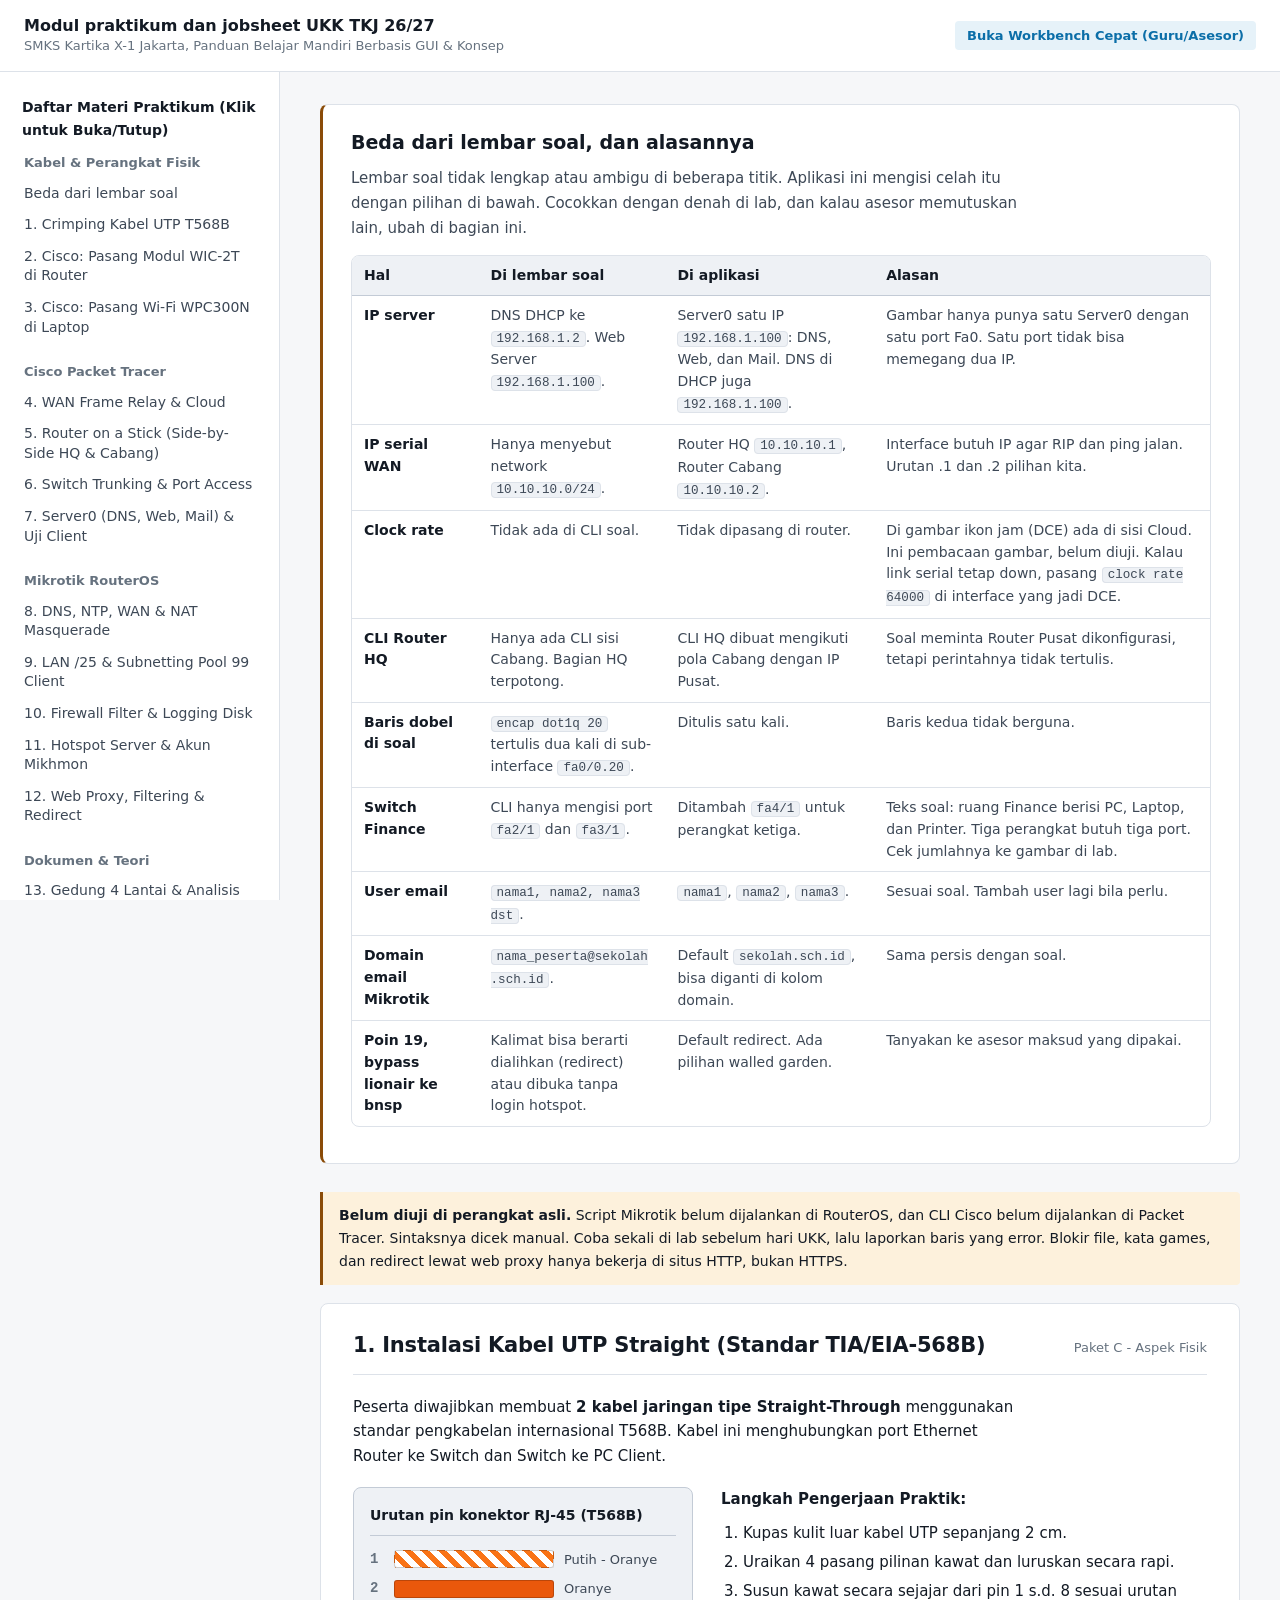
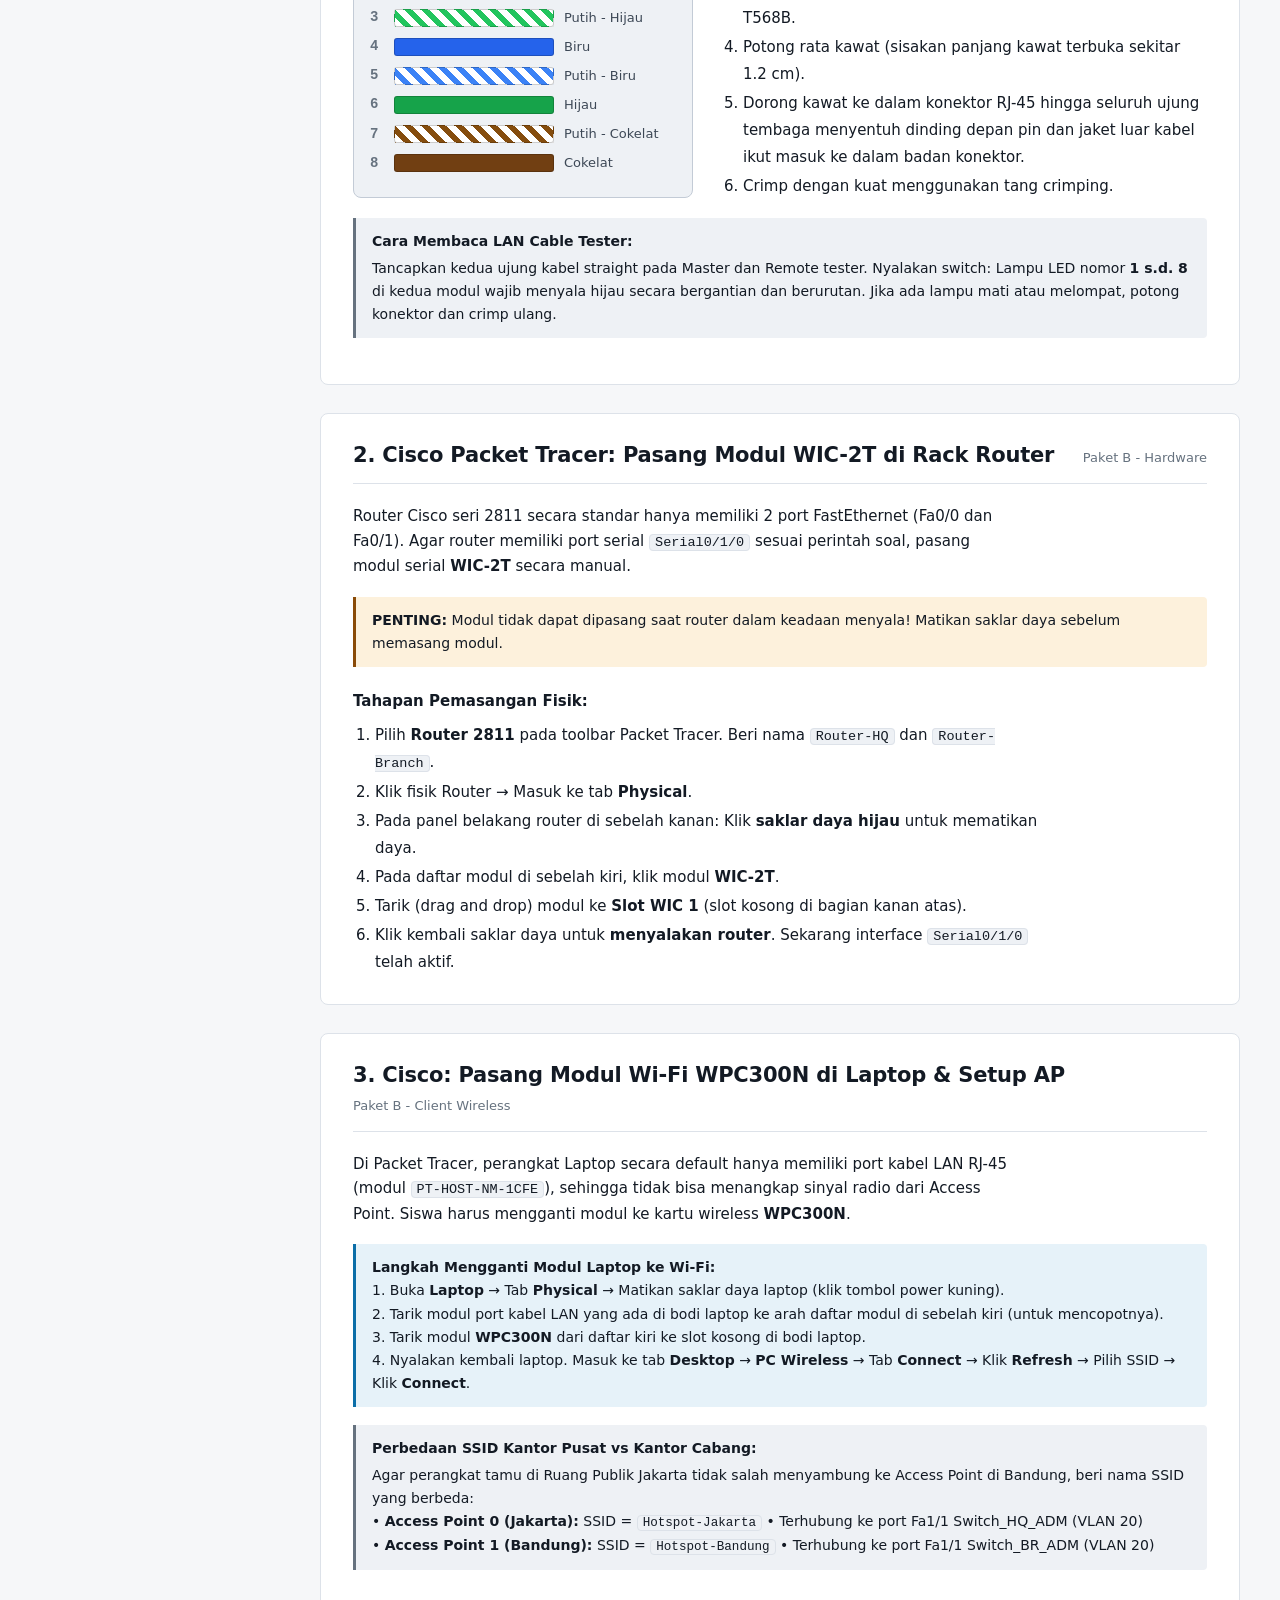
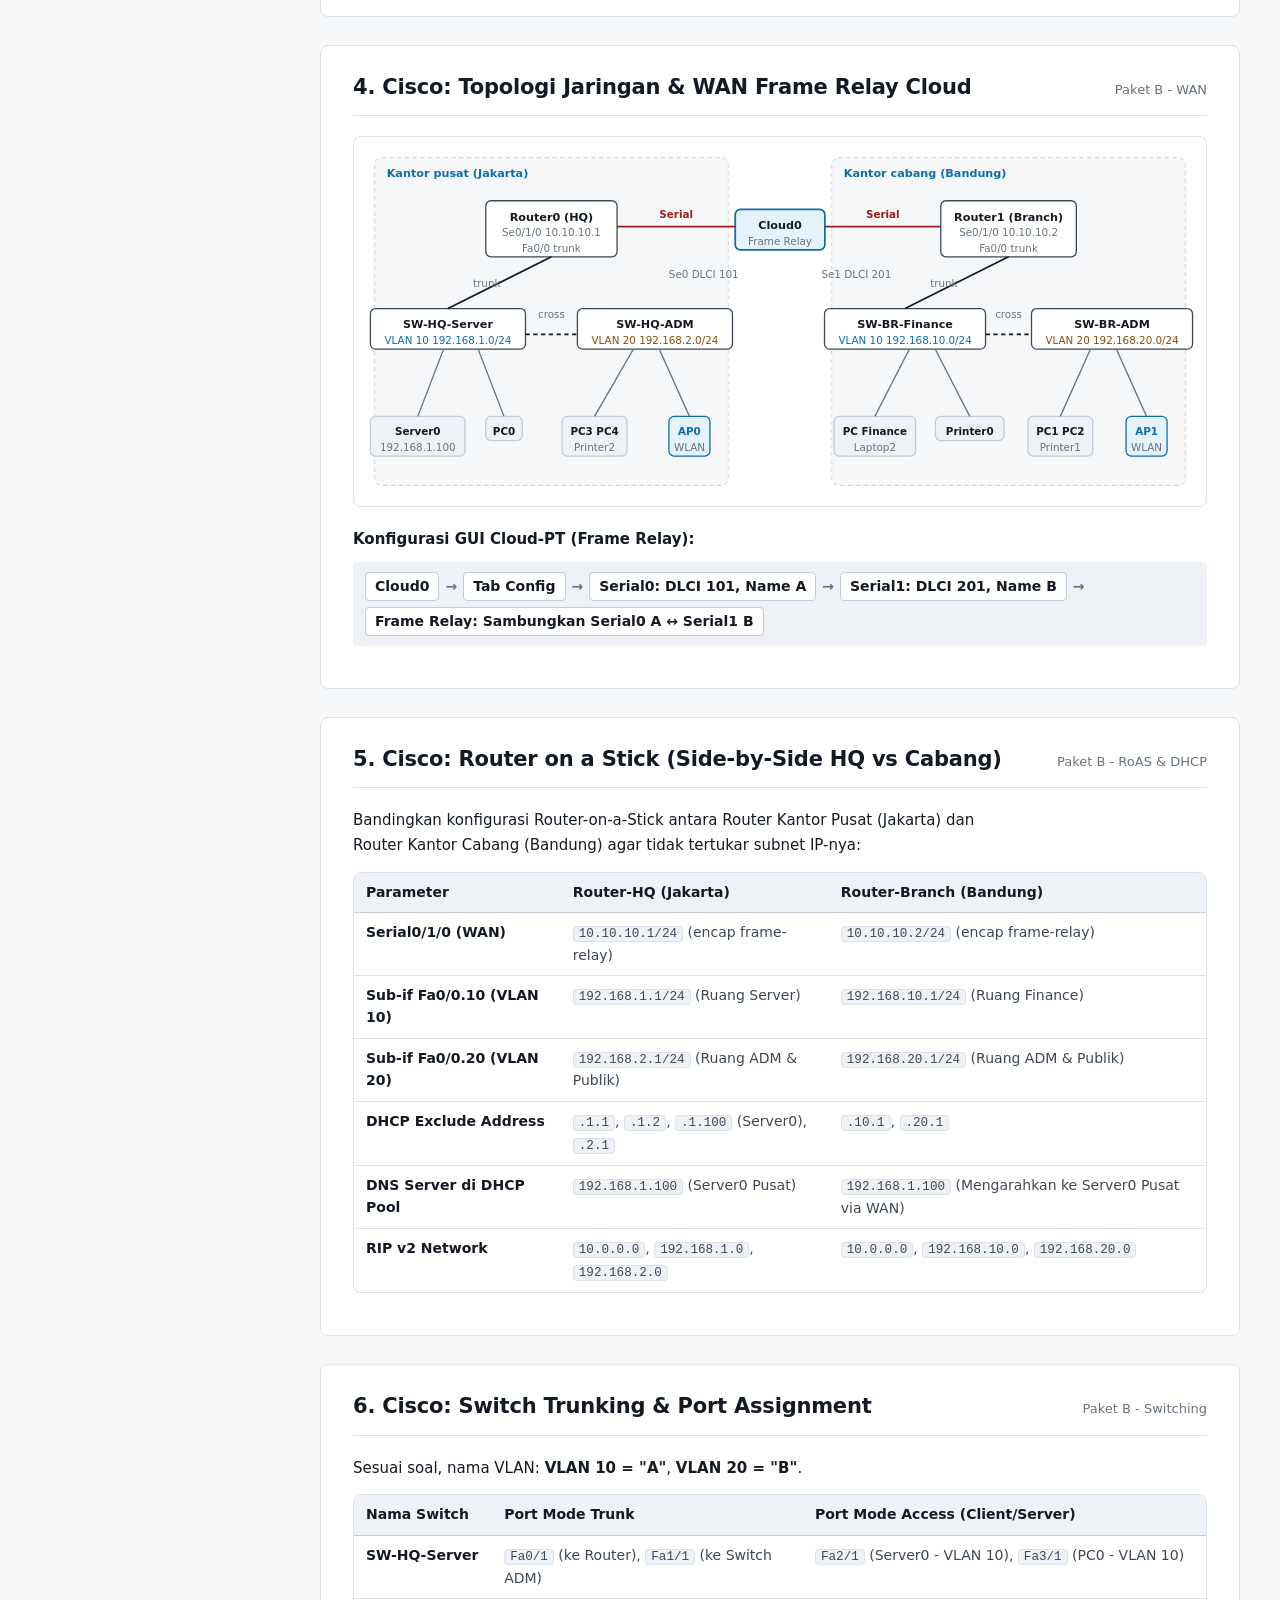
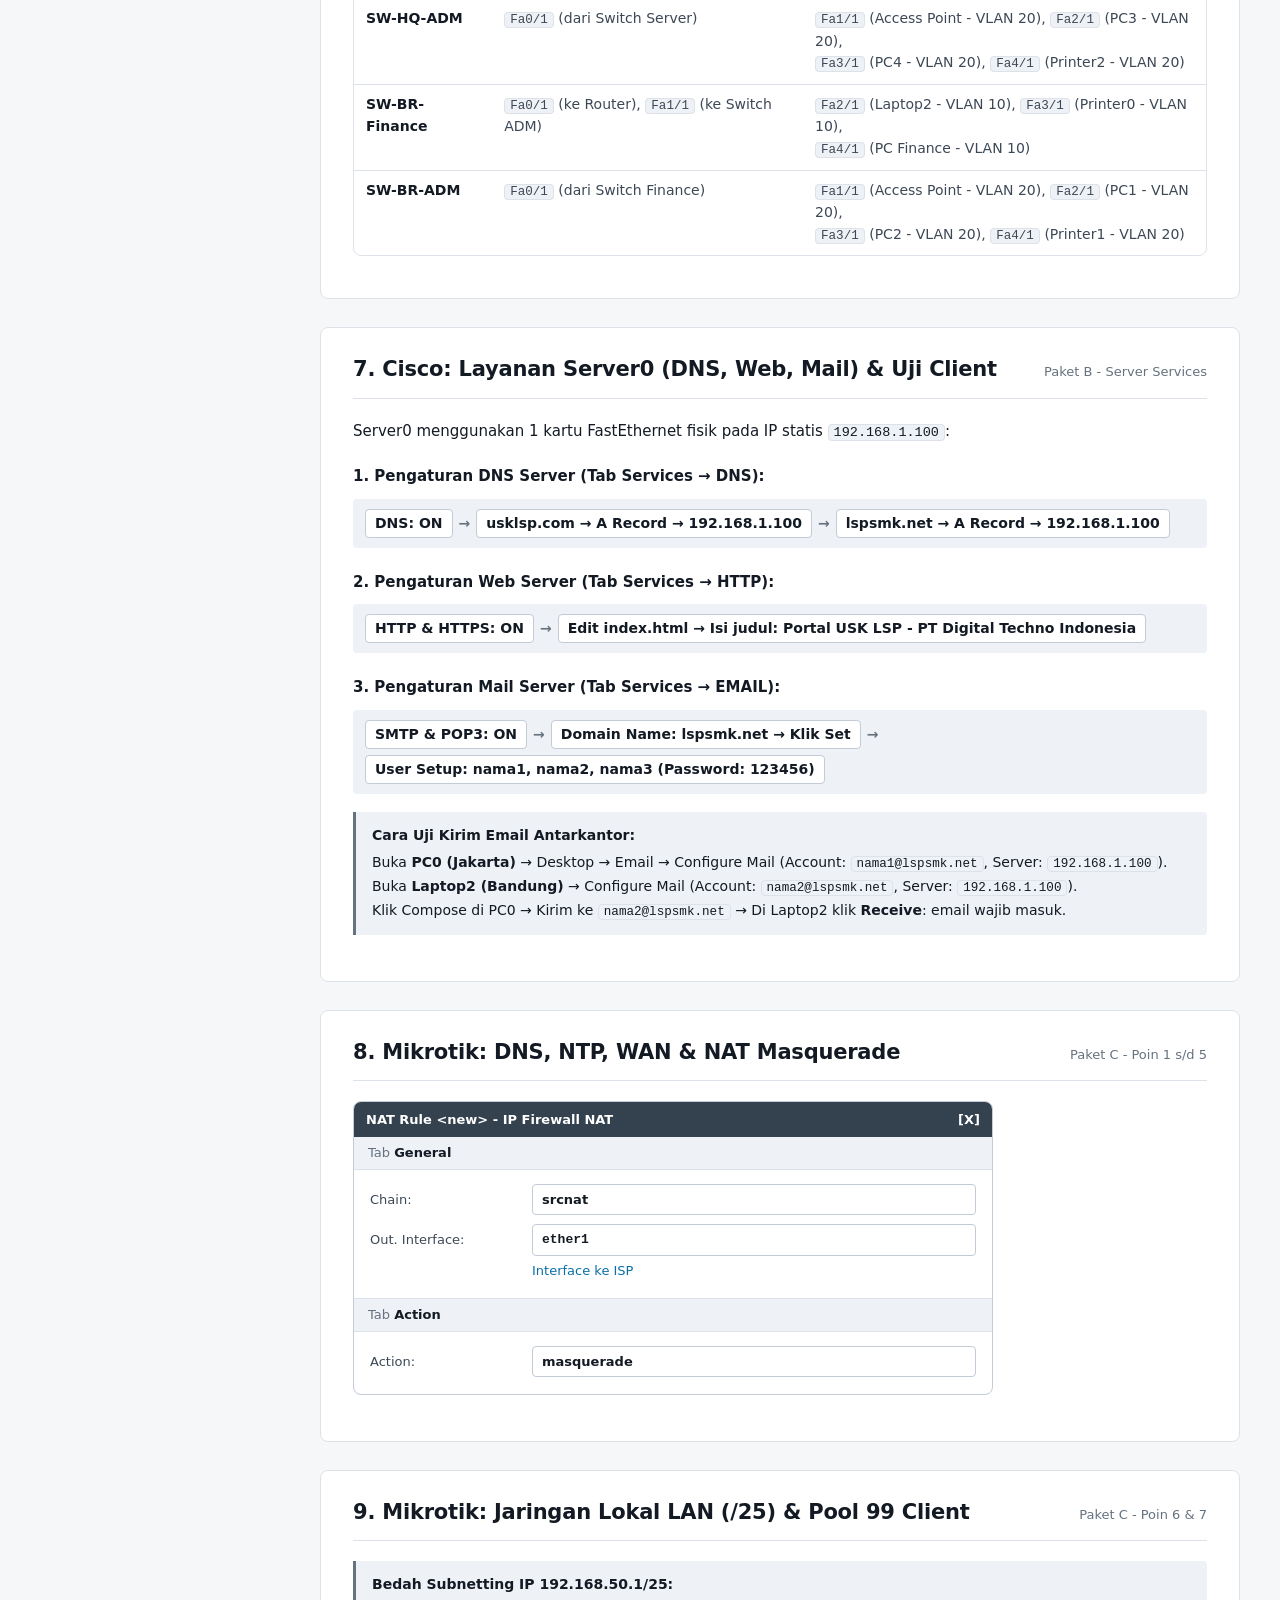
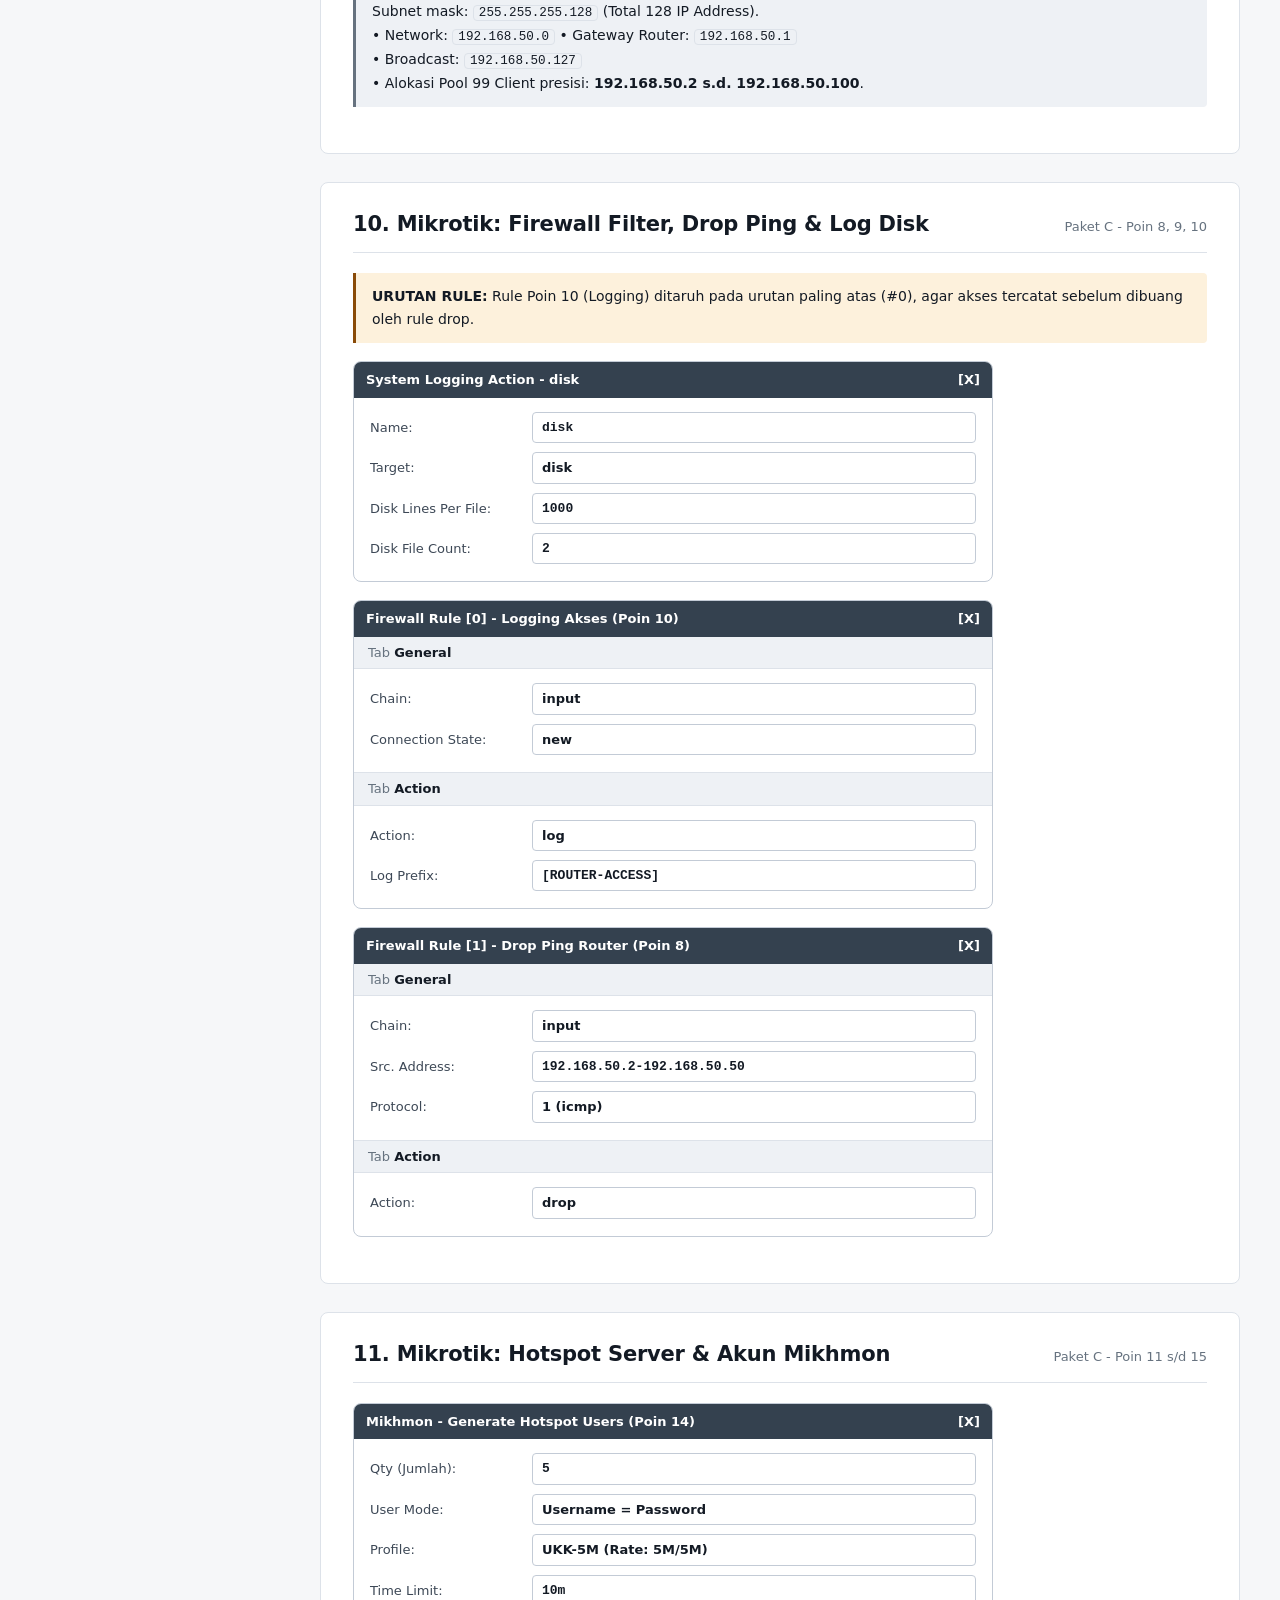
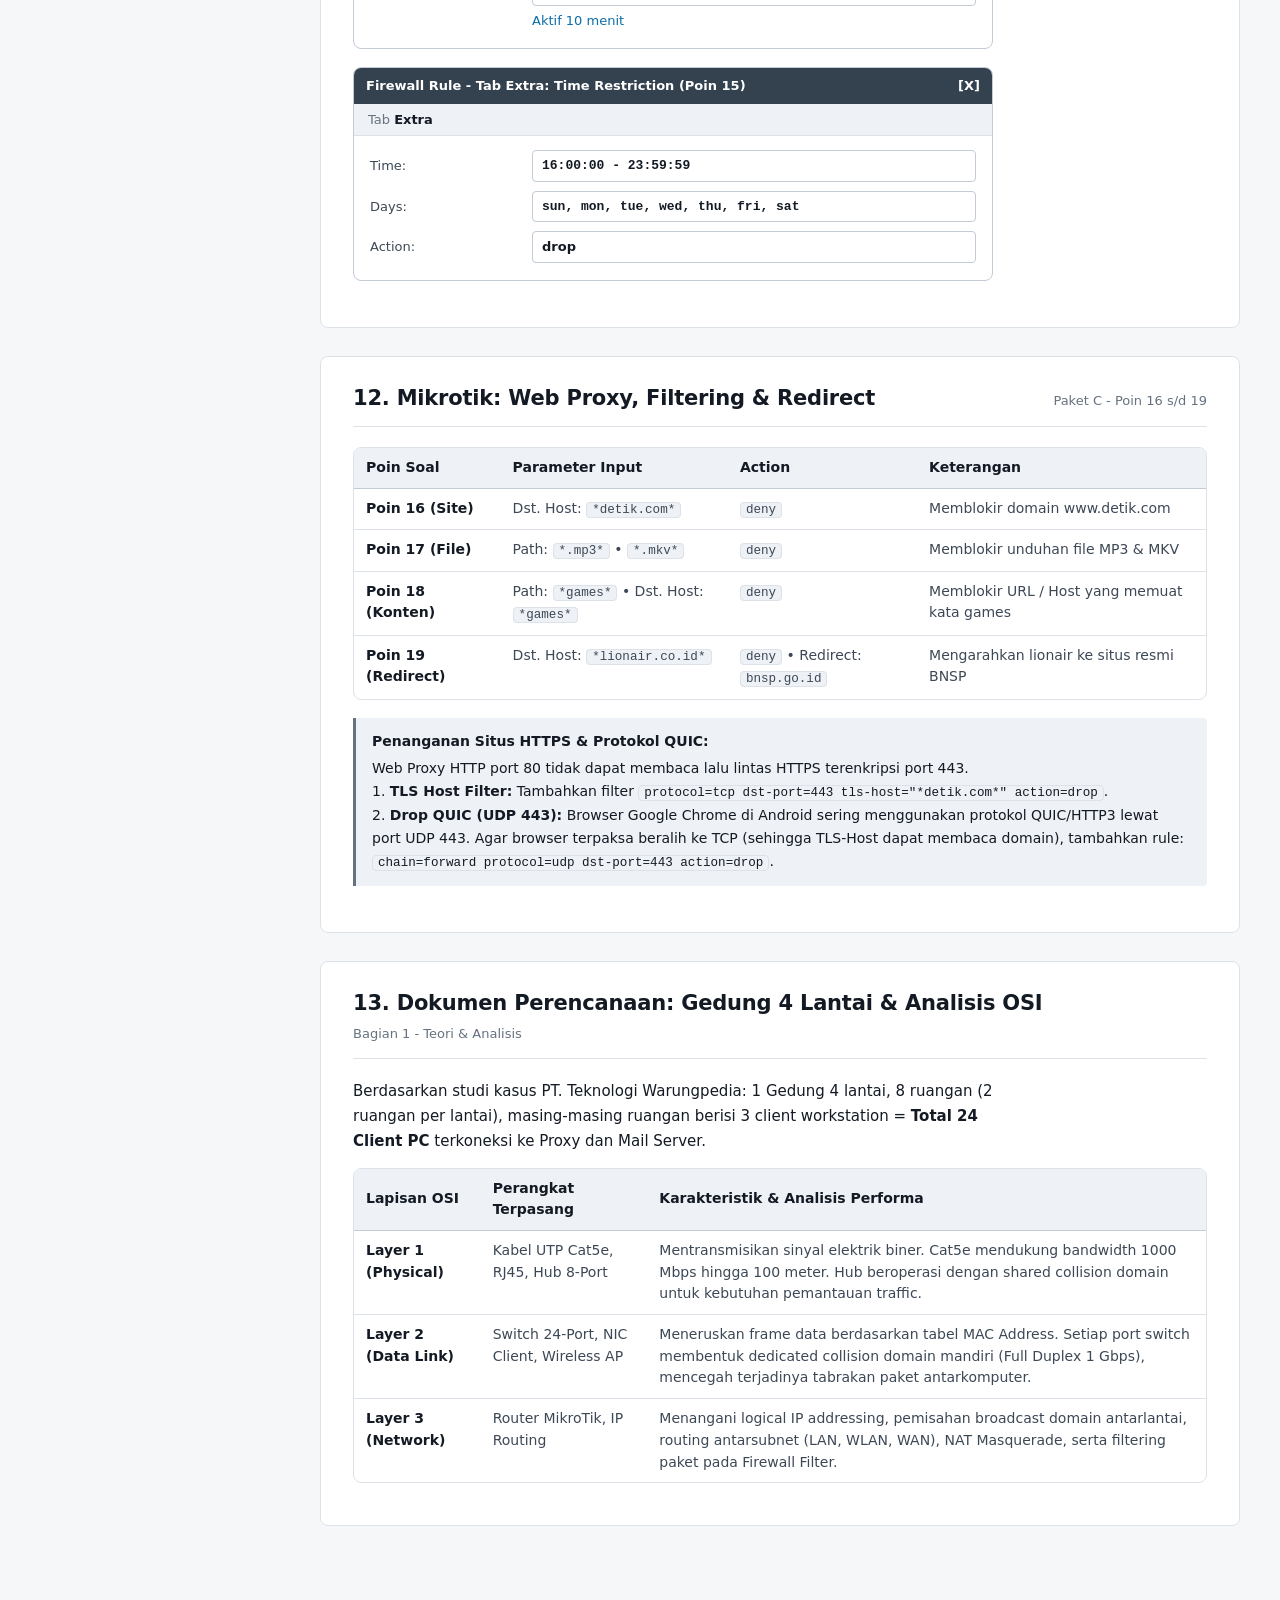
<file: modul-belajar.html>
<!DOCTYPE html>
<html lang="id">
<head>
<meta charset="UTF-8">
<meta name="viewport" content="width=device-width, initial-scale=1.0">
<title>Modul Praktikum & Panduan Langkah UKK TKJ 26/27</title>
<link rel="stylesheet" href="style.css">
</head>
<body>

<header>
  <div>
    <div class="brand-name">Modul praktikum dan jobsheet UKK TKJ 26/27</div>
    <div class="brand-sub">SMKS Kartika X-1 Jakarta, Panduan Belajar Mandiri Berbasis GUI &amp; Konsep</div>
  </div>
  <div class="header-links">
    <a href="cheat-konfigurasi.html">Buka Workbench Cepat (Guru/Asesor)</a>
  </div>
</header>

<div class="page-layout">

  <!-- Sidebar Nav with Collapsible Mobile Support -->
  <aside class="sidebar">
    <details class="mobile-toc-details" open>
      <summary class="mobile-toc-toggle">Daftar Materi Praktikum (Klik untuk Buka/Tutup)</summary>
      <div class="sidebar-links">
        <div class="toc-category">Kabel &amp; Perangkat Fisik</div>
        <a href="#beda-soal" class="toc-link">Beda dari lembar soal</a>
        <a href="#sec-kabel" class="toc-link">1. Crimping Kabel UTP T568B</a>
        <a href="#sec-cisco-rack" class="toc-link">2. Cisco: Pasang Modul WIC-2T di Router</a>
        <a href="#sec-cisco-laptop" class="toc-link">3. Cisco: Pasang Wi-Fi WPC300N di Laptop</a>

        <div class="toc-category">Cisco Packet Tracer</div>
        <a href="#sec-cisco-wan" class="toc-link">4. WAN Frame Relay &amp; Cloud</a>
        <a href="#sec-cisco-roas" class="toc-link">5. Router on a Stick (Side-by-Side HQ &amp; Cabang)</a>
        <a href="#sec-cisco-switch" class="toc-link">6. Switch Trunking &amp; Port Access</a>
        <a href="#sec-cisco-services" class="toc-link">7. Server0 (DNS, Web, Mail) &amp; Uji Client</a>

        <div class="toc-category">Mikrotik RouterOS</div>
        <a href="#sec-mik-wan" class="toc-link">8. DNS, NTP, WAN &amp; NAT Masquerade</a>
        <a href="#sec-mik-lan" class="toc-link">9. LAN /25 &amp; Subnetting Pool 99 Client</a>
        <a href="#sec-mik-firewall" class="toc-link">10. Firewall Filter &amp; Logging Disk</a>
        <a href="#sec-mik-hotspot" class="toc-link">11. Hotspot Server &amp; Akun Mikhmon</a>
        <a href="#sec-mik-proxy" class="toc-link">12. Web Proxy, Filtering &amp; Redirect</a>

        <div class="toc-category">Dokumen &amp; Teori</div>
        <a href="#sec-teori-osi" class="toc-link">13. Gedung 4 Lantai &amp; Analisis OSI</a>
      </div>
    </details>
  </aside>

  <!-- Content -->
  <main class="main-content">
<section class="deviation" id="beda-soal">
  <h2>Beda dari lembar soal, dan alasannya</h2>
  <p>Lembar soal tidak lengkap atau ambigu di beberapa titik. Aplikasi ini mengisi celah itu dengan pilihan di bawah. Cocokkan dengan denah di lab, dan kalau asesor memutuskan lain, ubah di bagian ini.</p>
  <div class="table-scroll"><table class="guide-table">
    <thead><tr><th>Hal</th><th>Di lembar soal</th><th>Di aplikasi</th><th>Alasan</th></tr></thead>
    <tbody>
      <tr><td><strong>IP server</strong></td><td>DNS DHCP ke <code>192.168.1.2</code>. Web Server <code>192.168.1.100</code>.</td><td>Server0 satu IP <code>192.168.1.100</code>: DNS, Web, dan Mail. DNS di DHCP juga <code>192.168.1.100</code>.</td><td>Gambar hanya punya satu Server0 dengan satu port Fa0. Satu port tidak bisa memegang dua IP.</td></tr>
      <tr><td><strong>IP serial WAN</strong></td><td>Hanya menyebut network <code>10.10.10.0/24</code>.</td><td>Router HQ <code>10.10.10.1</code>, Router Cabang <code>10.10.10.2</code>.</td><td>Interface butuh IP agar RIP dan ping jalan. Urutan .1 dan .2 pilihan kita.</td></tr>
      <tr><td><strong>Clock rate</strong></td><td>Tidak ada di CLI soal.</td><td>Tidak dipasang di router.</td><td>Di gambar ikon jam (DCE) ada di sisi Cloud. Ini pembacaan gambar, belum diuji. Kalau link serial tetap down, pasang <code>clock rate 64000</code> di interface yang jadi DCE.</td></tr>
      <tr><td><strong>CLI Router HQ</strong></td><td>Hanya ada CLI sisi Cabang. Bagian HQ terpotong.</td><td>CLI HQ dibuat mengikuti pola Cabang dengan IP Pusat.</td><td>Soal meminta Router Pusat dikonfigurasi, tetapi perintahnya tidak tertulis.</td></tr>
      <tr><td><strong>Baris dobel di soal</strong></td><td><code>encap dot1q 20</code> tertulis dua kali di sub-interface <code>fa0/0.20</code>.</td><td>Ditulis satu kali.</td><td>Baris kedua tidak berguna.</td></tr>
      <tr><td><strong>Switch Finance</strong></td><td>CLI hanya mengisi port <code>fa2/1</code> dan <code>fa3/1</code>.</td><td>Ditambah <code>fa4/1</code> untuk perangkat ketiga.</td><td>Teks soal: ruang Finance berisi PC, Laptop, dan Printer. Tiga perangkat butuh tiga port. Cek jumlahnya ke gambar di lab.</td></tr>
      <tr><td><strong>User email</strong></td><td><code>nama1, nama2, nama3 dst</code>.</td><td><code>nama1</code>, <code>nama2</code>, <code>nama3</code>.</td><td>Sesuai soal. Tambah user lagi bila perlu.</td></tr>
      <tr><td><strong>Domain email Mikrotik</strong></td><td><code>nama_peserta@sekolah.sch.id</code>.</td><td>Default <code>sekolah.sch.id</code>, bisa diganti di kolom domain.</td><td>Sama persis dengan soal.</td></tr>
      <tr><td><strong>Poin 19, bypass lionair ke bnsp</strong></td><td>Kalimat bisa berarti dialihkan (redirect) atau dibuka tanpa login hotspot.</td><td>Default redirect. Ada pilihan walled garden.</td><td>Tanyakan ke asesor maksud yang dipakai.</td></tr>
    </tbody>
  </table></div>
</section>
<div class="callout callout-amber untested"><strong>Belum diuji di perangkat asli.</strong> Script Mikrotik belum dijalankan di RouterOS, dan CLI Cisco belum dijalankan di Packet Tracer. Sintaksnya dicek manual. Coba sekali di lab sebelum hari UKK, lalu laporkan baris yang error. Blokir file, kata games, dan redirect lewat web proxy hanya bekerja di situs HTTP, bukan HTTPS.</div>

    <!-- BAB 1: KABEL -->
    <section id="sec-kabel" class="lesson-section">
      <div class="lesson-header">
        <div class="lesson-title">1. Instalasi Kabel UTP Straight (Standar TIA/EIA-568B)</div>
        <span class="lesson-badge">Paket C - Aspek Fisik</span>
      </div>

      <p>
        Peserta diwajibkan membuat <strong>2 kabel jaringan tipe Straight-Through</strong> menggunakan standar pengkabelan internasional T568B. Kabel ini menghubungkan port Ethernet Router ke Switch dan Switch ke PC Client.
      </p>

      <div class="cable-block">
        <div class="rj45-box">
          <div class="rj45-title">Urutan pin konektor RJ-45 (T568B)</div>
          <div class="pin-item"><span class="pin-idx">1</span><div class="wire-bar wire-wo"></div><span class="pin-label">Putih - Oranye</span></div>
          <div class="pin-item"><span class="pin-idx">2</span><div class="wire-bar wire-o"></div><span class="pin-label">Oranye</span></div>
          <div class="pin-item"><span class="pin-idx">3</span><div class="wire-bar wire-wg"></div><span class="pin-label">Putih - Hijau</span></div>
          <div class="pin-item"><span class="pin-idx">4</span><div class="wire-bar wire-b"></div><span class="pin-label">Biru</span></div>
          <div class="pin-item"><span class="pin-idx">5</span><div class="wire-bar wire-wb"></div><span class="pin-label">Putih - Biru</span></div>
          <div class="pin-item"><span class="pin-idx">6</span><div class="wire-bar wire-g"></div><span class="pin-label">Hijau</span></div>
          <div class="pin-item"><span class="pin-idx">7</span><div class="wire-bar wire-wbr"></div><span class="pin-label">Putih - Cokelat</span></div>
          <div class="pin-item"><span class="pin-idx">8</span><div class="wire-bar wire-br"></div><span class="pin-label">Cokelat</span></div>
        </div>

        <div class="cable-steps">
          <h4>Langkah Pengerjaan Praktik:</h4>
          <ol>
            <li>Kupas kulit luar kabel UTP sepanjang 2 cm.</li>
            <li>Uraikan 4 pasang pilinan kawat dan luruskan secara rapi.</li>
            <li>Susun kawat secara sejajar dari pin 1 s.d. 8 sesuai urutan T568B.</li>
            <li>Potong rata kawat (sisakan panjang kawat terbuka sekitar 1.2 cm).</li>
            <li>Dorong kawat ke dalam konektor RJ-45 hingga seluruh ujung tembaga menyentuh dinding depan pin dan jaket luar kabel ikut masuk ke dalam badan konektor.</li>
            <li>Crimp dengan kuat menggunakan tang crimping.</li>
          </ol>
        </div>
      </div>

      <div class="concept-box">
        <div class="concept-title">Cara Membaca LAN Cable Tester:</div>
        Tancapkan kedua ujung kabel straight pada Master dan Remote tester. Nyalakan switch: Lampu LED nomor <strong>1 s.d. 8</strong> di kedua modul wajib menyala hijau secara bergantian dan berurutan. Jika ada lampu mati atau melompat, potong konektor dan crimp ulang.
      </div>
    </section>

    <!-- BAB 2: CISCO RACK -->
    <section id="sec-cisco-rack" class="lesson-section">
      <div class="lesson-header">
        <div class="lesson-title">2. Cisco Packet Tracer: Pasang Modul WIC-2T di Rack Router</div>
        <span class="lesson-badge">Paket B - Hardware</span>
      </div>

      <p>
        Router Cisco seri 2811 secara standar hanya memiliki 2 port FastEthernet (Fa0/0 dan Fa0/1). Agar router memiliki port serial <code>Serial0/1/0</code> sesuai perintah soal, pasang modul serial <strong>WIC-2T</strong> secara manual.
      </p>

      <div class="callout callout-amber">
        <strong>PENTING:</strong> Modul tidak dapat dipasang saat router dalam keadaan menyala! Matikan saklar daya sebelum memasang modul.
      </div>

      <h4>Tahapan Pemasangan Fisik:</h4>
      <ol>
        <li>Pilih <strong>Router 2811</strong> pada toolbar Packet Tracer. Beri nama <code>Router-HQ</code> dan <code>Router-Branch</code>.</li>
        <li>Klik fisik Router &rarr; Masuk ke tab <strong>Physical</strong>.</li>
        <li>Pada panel belakang router di sebelah kanan: Klik <strong>saklar daya hijau</strong> untuk mematikan daya.</li>
        <li>Pada daftar modul di sebelah kiri, klik modul <strong>WIC-2T</strong>.</li>
        <li>Tarik (drag and drop) modul ke <strong>Slot WIC 1</strong> (slot kosong di bagian kanan atas).</li>
        <li>Klik kembali saklar daya untuk <strong>menyalakan router</strong>. Sekarang interface <code>Serial0/1/0</code> telah aktif.</li>
      </ol>
    </section>

    <!-- BAB 3: CISCO LAPTOP WIRELESS -->
    <section id="sec-cisco-laptop" class="lesson-section">
      <div class="lesson-header">
        <div class="lesson-title">3. Cisco: Pasang Modul Wi-Fi WPC300N di Laptop &amp; Setup AP</div>
        <span class="lesson-badge">Paket B - Client Wireless</span>
      </div>

      <p>
        Di Packet Tracer, perangkat Laptop secara default hanya memiliki port kabel LAN RJ-45 (modul <code>PT-HOST-NM-1CFE</code>), sehingga tidak bisa menangkap sinyal radio dari Access Point. Siswa harus mengganti modul ke kartu wireless <strong>WPC300N</strong>.
      </p>

      <div class="callout">
        <strong>Langkah Mengganti Modul Laptop ke Wi-Fi:</strong><br>
        1. Buka <strong>Laptop</strong> &rarr; Tab <strong>Physical</strong> &rarr; Matikan saklar daya laptop (klik tombol power kuning).<br>
        2. Tarik modul port kabel LAN yang ada di bodi laptop ke arah daftar modul di sebelah kiri (untuk mencopotnya).<br>
        3. Tarik modul <strong>WPC300N</strong> dari daftar kiri ke slot kosong di bodi laptop.<br>
        4. Nyalakan kembali laptop. Masuk ke tab <strong>Desktop</strong> &rarr; <strong>PC Wireless</strong> &rarr; Tab <strong>Connect</strong> &rarr; Klik <strong>Refresh</strong> &rarr; Pilih SSID &rarr; Klik <strong>Connect</strong>.
      </div>

      <div class="concept-box">
        <div class="concept-title">Perbedaan SSID Kantor Pusat vs Kantor Cabang:</div>
        Agar perangkat tamu di Ruang Publik Jakarta tidak salah menyambung ke Access Point di Bandung, beri nama SSID yang berbeda:<br>
        &bull; <strong>Access Point 0 (Jakarta):</strong> SSID = <code>Hotspot-Jakarta</code> &bull; Terhubung ke port Fa1/1 Switch_HQ_ADM (VLAN 20)<br>
        &bull; <strong>Access Point 1 (Bandung):</strong> SSID = <code>Hotspot-Bandung</code> &bull; Terhubung ke port Fa1/1 Switch_BR_ADM (VLAN 20)
      </div>
    </section>

    <!-- BAB 4: TOPOLOGI & WAN FRAME RELAY -->
    <section id="sec-cisco-wan" class="lesson-section">
      <div class="lesson-header">
        <div class="lesson-title">4. Cisco: Topologi Jaringan &amp; WAN Frame Relay Cloud</div>
        <span class="lesson-badge">Paket B - WAN</span>
      </div>

      <div class="svg-wrap">
        <svg viewBox="0 0 960 400" xmlns="http://www.w3.org/2000/svg" role="img"><rect x="10" y="10" width="410" height="380" rx="8" fill="#f6f7f9" stroke="#c3cbd6" stroke-dasharray="5 4"/><text x="24" y="32" font-size="13" font-weight="700" fill="#0b6ea8">Kantor pusat (Jakarta)</text><rect x="540" y="10" width="410" height="380" rx="8" fill="#f6f7f9" stroke="#c3cbd6" stroke-dasharray="5 4"/><text x="554" y="32" font-size="13" font-weight="700" fill="#0b6ea8">Kantor cabang (Bandung)</text><rect x="428.1" y="70" width="103.9" height="47" rx="6" fill="#e6f2f9" stroke="#0b6ea8" stroke-width="2"/><text x="480" y="93" font-size="13" font-weight="700" text-anchor="middle" fill="#131a24">Cloud0</text><text x="480" y="111" font-size="12"  text-anchor="middle" fill="#66727f">Frame Relay</text><rect x="138.9" y="60" width="152.2" height="65" rx="6" fill="#ffffff" stroke="#3d4856" stroke-width="1.5"/><text x="215" y="83" font-size="13" font-weight="700" text-anchor="middle" fill="#131a24">Router0 (HQ)</text><text x="215" y="101" font-size="12"  text-anchor="middle" fill="#66727f">Se0/1/0 10.10.10.1</text><text x="215" y="119" font-size="12"  text-anchor="middle" fill="#66727f">Fa0/0 trunk</text><rect x="666.4" y="60" width="157.2" height="65" rx="6" fill="#ffffff" stroke="#3d4856" stroke-width="1.5"/><text x="745" y="83" font-size="13" font-weight="700" text-anchor="middle" fill="#131a24">Router1 (Branch)</text><text x="745" y="101" font-size="12"  text-anchor="middle" fill="#66727f">Se0/1/0 10.10.10.2</text><text x="745" y="119" font-size="12"  text-anchor="middle" fill="#66727f">Fa0/0 trunk</text><line x1="291.1" y1="90.0" x2="428.1" y2="90.0" stroke="#9b1c1c" stroke-width="2"/><line x1="532.0" y1="90.0" x2="666.4" y2="90.0" stroke="#9b1c1c" stroke-width="2"/><text x="359.6" y="80.0" font-size="12" font-weight="700" text-anchor="middle" fill="#9b1c1c">Serial</text><text x="599.2" y="80.0" font-size="12" font-weight="700" text-anchor="middle" fill="#9b1c1c">Serial</text><text x="432.1" y="150.0" font-size="12"  text-anchor="end" fill="#66727f">Se0 DLCI 101</text><text x="528.0" y="150.0" font-size="12"  text-anchor="start" fill="#66727f">Se1 DLCI 201</text><rect x="5.1" y="185" width="179.8" height="47" rx="6" fill="#ffffff" stroke="#3d4856" stroke-width="1.5"/><text x="95" y="208" font-size="13" font-weight="700" text-anchor="middle" fill="#131a24">SW-HQ-Server</text><text x="95" y="226" font-size="12"  text-anchor="middle" fill="#0b6ea8">VLAN 10 192.168.1.0/24</text><rect x="245.1" y="185" width="179.8" height="47" rx="6" fill="#ffffff" stroke="#3d4856" stroke-width="1.5"/><text x="335" y="208" font-size="13" font-weight="700" text-anchor="middle" fill="#131a24">SW-HQ-ADM</text><text x="335" y="226" font-size="12"  text-anchor="middle" fill="#8a4b08">VLAN 20 192.168.2.0/24</text><rect x="531.6" y="185" width="186.7" height="47" rx="6" fill="#ffffff" stroke="#3d4856" stroke-width="1.5"/><text x="625" y="208" font-size="13" font-weight="700" text-anchor="middle" fill="#131a24">SW-BR-Finance</text><text x="625" y="226" font-size="12"  text-anchor="middle" fill="#0b6ea8">VLAN 10 192.168.10.0/24</text><rect x="771.6" y="185" width="186.7" height="47" rx="6" fill="#ffffff" stroke="#3d4856" stroke-width="1.5"/><text x="865" y="208" font-size="13" font-weight="700" text-anchor="middle" fill="#131a24">SW-BR-ADM</text><text x="865" y="226" font-size="12"  text-anchor="middle" fill="#8a4b08">VLAN 20 192.168.20.0/24</text><line x1="215.0" y1="125.0" x2="95.0" y2="185.0" stroke="#131a24" stroke-width="2"/><text x="140.0" y="160.0" font-size="12"  text-anchor="middle" fill="#66727f">trunk</text><line x1="184.9" y1="215.0" x2="245.1" y2="215.0" stroke="#131a24" stroke-width="2" stroke-dasharray="5 4"/><text x="215.0" y="196.0" font-size="12"  text-anchor="middle" fill="#66727f">cross</text><line x1="745.0" y1="125.0" x2="625.0" y2="185.0" stroke="#131a24" stroke-width="2"/><text x="670.0" y="160.0" font-size="12"  text-anchor="middle" fill="#66727f">trunk</text><line x1="718.4" y1="215.0" x2="771.6" y2="215.0" stroke="#131a24" stroke-width="2" stroke-dasharray="5 4"/><text x="745.0" y="196.0" font-size="12"  text-anchor="middle" fill="#66727f">cross</text><rect x="5.1" y="310" width="109.7" height="46" rx="6" fill="#eef1f5" stroke="#c3cbd6" stroke-width="1.5"/><text x="60" y="332" font-size="12" font-weight="700" text-anchor="middle" fill="#131a24">Server0</text><text x="60" y="350" font-size="12"  text-anchor="middle" fill="#66727f">192.168.1.100</text><line x1="90.0" y1="232.0" x2="60.0" y2="310.0" stroke="#66727f" stroke-width="1.5"/><rect x="138.8" y="310" width="42.4" height="28" rx="6" fill="#eef1f5" stroke="#c3cbd6" stroke-width="1.5"/><text x="160" y="332" font-size="12" font-weight="700" text-anchor="middle" fill="#131a24">PC0</text><line x1="130.0" y1="232.0" x2="160.0" y2="310.0" stroke="#66727f" stroke-width="1.5"/><rect x="227.4" y="310" width="75.2" height="46" rx="6" fill="#eef1f5" stroke="#c3cbd6" stroke-width="1.5"/><text x="265" y="332" font-size="12" font-weight="700" text-anchor="middle" fill="#131a24">PC3 PC4</text><text x="265" y="350" font-size="12"  text-anchor="middle" fill="#66727f">Printer2</text><line x1="310.0" y1="232.0" x2="265.0" y2="310.0" stroke="#66727f" stroke-width="1.5"/><rect x="351.2" y="310" width="47.6" height="46" rx="6" fill="#e6f2f9" stroke="#0b6ea8" stroke-width="1.5"/><text x="375" y="332" font-size="12" font-weight="700" text-anchor="middle" fill="#0b6ea8">AP0</text><text x="375" y="350" font-size="12"  text-anchor="middle" fill="#66727f">WLAN</text><line x1="340.0" y1="232.0" x2="375.0" y2="310.0" stroke="#66727f" stroke-width="1.5"/><rect x="542.7" y="310" width="94.5" height="46" rx="6" fill="#eef1f5" stroke="#c3cbd6" stroke-width="1.5"/><text x="590" y="332" font-size="12" font-weight="700" text-anchor="middle" fill="#131a24">PC Finance</text><text x="590" y="350" font-size="12"  text-anchor="middle" fill="#66727f">Laptop2</text><line x1="630.0" y1="232.0" x2="590.0" y2="310.0" stroke="#66727f" stroke-width="1.5"/><rect x="660.2" y="310" width="79.6" height="28" rx="6" fill="#eef1f5" stroke="#c3cbd6" stroke-width="1.5"/><text x="700" y="332" font-size="12" font-weight="700" text-anchor="middle" fill="#131a24">Printer0</text><line x1="660.0" y1="232.0" x2="700.0" y2="310.0" stroke="#66727f" stroke-width="1.5"/><rect x="767.4" y="310" width="75.2" height="46" rx="6" fill="#eef1f5" stroke="#c3cbd6" stroke-width="1.5"/><text x="805" y="332" font-size="12" font-weight="700" text-anchor="middle" fill="#131a24">PC1 PC2</text><text x="805" y="350" font-size="12"  text-anchor="middle" fill="#66727f">Printer1</text><line x1="840.0" y1="232.0" x2="805.0" y2="310.0" stroke="#66727f" stroke-width="1.5"/><rect x="881.2" y="310" width="47.6" height="46" rx="6" fill="#e6f2f9" stroke="#0b6ea8" stroke-width="1.5"/><text x="905" y="332" font-size="12" font-weight="700" text-anchor="middle" fill="#0b6ea8">AP1</text><text x="905" y="350" font-size="12"  text-anchor="middle" fill="#66727f">WLAN</text><line x1="870.0" y1="232.0" x2="905.0" y2="310.0" stroke="#66727f" stroke-width="1.5"/></svg>
      </div>

      <h4>Konfigurasi GUI Cloud-PT (Frame Relay):</h4>
      <div class="breadcrumb-flow">
        <span class="bc-step">Cloud0</span> <span class="bc-arrow">&rarr;</span>
        <span class="bc-step">Tab Config</span> <span class="bc-arrow">&rarr;</span>
        <span class="bc-step">Serial0: DLCI 101, Name A</span> <span class="bc-arrow">&rarr;</span>
        <span class="bc-step">Serial1: DLCI 201, Name B</span> <span class="bc-arrow">&rarr;</span>
        <span class="bc-step">Frame Relay: Sambungkan Serial0 A &harr; Serial1 B</span>
      </div>
    </section>

    <!-- BAB 5: ROAS HQ VS BRANCH -->
    <section id="sec-cisco-roas" class="lesson-section">
      <div class="lesson-header">
        <div class="lesson-title">5. Cisco: Router on a Stick (Side-by-Side HQ vs Cabang)</div>
        <span class="lesson-badge">Paket B - RoAS &amp; DHCP</span>
      </div>

      <p>
        Bandingkan konfigurasi Router-on-a-Stick antara Router Kantor Pusat (Jakarta) dan Router Kantor Cabang (Bandung) agar tidak tertukar subnet IP-nya:
      </p>

      <div class="table-scroll"><table class="guide-table">
        <thead>
          <tr><th>Parameter</th><th>Router-HQ (Jakarta)</th><th>Router-Branch (Bandung)</th></tr>
        </thead>
        <tbody>
          <tr>
            <td><strong>Serial0/1/0 (WAN)</strong></td>
            <td><code>10.10.10.1/24</code> (encap frame-relay)</td>
            <td><code>10.10.10.2/24</code> (encap frame-relay)</td>
          </tr>
          <tr>
            <td><strong>Sub-if Fa0/0.10 (VLAN 10)</strong></td>
            <td><code>192.168.1.1/24</code> (Ruang Server)</td>
            <td><code>192.168.10.1/24</code> (Ruang Finance)</td>
          </tr>
          <tr>
            <td><strong>Sub-if Fa0/0.20 (VLAN 20)</strong></td>
            <td><code>192.168.2.1/24</code> (Ruang ADM &amp; Publik)</td>
            <td><code>192.168.20.1/24</code> (Ruang ADM &amp; Publik)</td>
          </tr>
          <tr>
            <td><strong>DHCP Exclude Address</strong></td>
            <td><code>.1.1</code>, <code>.1.2</code>, <code>.1.100</code> (Server0), <code>.2.1</code></td>
            <td><code>.10.1</code>, <code>.20.1</code></td>
          </tr>
          <tr>
            <td><strong>DNS Server di DHCP Pool</strong></td>
            <td><code>192.168.1.100</code> (Server0 Pusat)</td>
            <td><code>192.168.1.100</code> (Mengarahkan ke Server0 Pusat via WAN)</td>
          </tr>
          <tr>
            <td><strong>RIP v2 Network</strong></td>
            <td><code>10.0.0.0</code>, <code>192.168.1.0</code>, <code>192.168.2.0</code></td>
            <td><code>10.0.0.0</code>, <code>192.168.10.0</code>, <code>192.168.20.0</code></td>
          </tr>
        </tbody>
      </table></div>
    </section>

    <!-- BAB 6: SWITCHES -->
    <section id="sec-cisco-switch" class="lesson-section">
      <div class="lesson-header">
        <div class="lesson-title">6. Cisco: Switch Trunking &amp; Port Assignment</div>
        <span class="lesson-badge">Paket B - Switching</span>
      </div>

      <p>
        Sesuai soal, nama VLAN: <strong>VLAN 10 = "A"</strong>, <strong>VLAN 20 = "B"</strong>.
      </p>

      <div class="table-scroll"><table class="guide-table">
        <thead>
          <tr><th>Nama Switch</th><th>Port Mode Trunk</th><th>Port Mode Access (Client/Server)</th></tr>
        </thead>
        <tbody>
          <tr>
            <td><strong>SW-HQ-Server</strong></td>
            <td><code>Fa0/1</code> (ke Router), <code>Fa1/1</code> (ke Switch ADM)</td>
            <td><code>Fa2/1</code> (Server0 - VLAN 10), <code>Fa3/1</code> (PC0 - VLAN 10)</td>
          </tr>
          <tr>
            <td><strong>SW-HQ-ADM</strong></td>
            <td><code>Fa0/1</code> (dari Switch Server)</td>
            <td>
              <code>Fa1/1</code> (Access Point - VLAN 20), <code>Fa2/1</code> (PC3 - VLAN 20),<br>
              <code>Fa3/1</code> (PC4 - VLAN 20), <code>Fa4/1</code> (Printer2 - VLAN 20)
            </td>
          </tr>
          <tr>
            <td><strong>SW-BR-Finance</strong></td>
            <td><code>Fa0/1</code> (ke Router), <code>Fa1/1</code> (ke Switch ADM)</td>
            <td>
              <code>Fa2/1</code> (Laptop2 - VLAN 10), <code>Fa3/1</code> (Printer0 - VLAN 10),<br>
              <code>Fa4/1</code> (PC Finance - VLAN 10)
            </td>
          </tr>
          <tr>
            <td><strong>SW-BR-ADM</strong></td>
            <td><code>Fa0/1</code> (dari Switch Finance)</td>
            <td>
              <code>Fa1/1</code> (Access Point - VLAN 20), <code>Fa2/1</code> (PC1 - VLAN 20),<br>
              <code>Fa3/1</code> (PC2 - VLAN 20), <code>Fa4/1</code> (Printer1 - VLAN 20)
            </td>
          </tr>
        </tbody>
      </table></div>
    </section>

    <!-- BAB 7: SERVER0 -->
    <section id="sec-cisco-services" class="lesson-section">
      <div class="lesson-header">
        <div class="lesson-title">7. Cisco: Layanan Server0 (DNS, Web, Mail) &amp; Uji Client</div>
        <span class="lesson-badge">Paket B - Server Services</span>
      </div>

      <p>
        Server0 menggunakan 1 kartu FastEthernet fisik pada IP statis <code>192.168.1.100</code>:
      </p>

      <h4>1. Pengaturan DNS Server (Tab Services &rarr; DNS):</h4>
      <div class="breadcrumb-flow">
        <span class="bc-step">DNS: ON</span> <span class="bc-arrow">&rarr;</span>
        <span class="bc-step">usklsp.com &rarr; A Record &rarr; 192.168.1.100</span> <span class="bc-arrow">&rarr;</span>
        <span class="bc-step">lspsmk.net &rarr; A Record &rarr; 192.168.1.100</span>
      </div>

      <h4>2. Pengaturan Web Server (Tab Services &rarr; HTTP):</h4>
      <div class="breadcrumb-flow">
        <span class="bc-step">HTTP &amp; HTTPS: ON</span> <span class="bc-arrow">&rarr;</span>
        <span class="bc-step">Edit index.html &rarr; Isi judul: Portal USK LSP - PT Digital Techno Indonesia</span>
      </div>

      <h4>3. Pengaturan Mail Server (Tab Services &rarr; EMAIL):</h4>
      <div class="breadcrumb-flow">
        <span class="bc-step">SMTP &amp; POP3: ON</span> <span class="bc-arrow">&rarr;</span>
        <span class="bc-step">Domain Name: lspsmk.net &rarr; Klik Set</span> <span class="bc-arrow">&rarr;</span>
        <span class="bc-step">User Setup: nama1, nama2, nama3 (Password: 123456)</span>
      </div>

      <div class="concept-box">
        <div class="concept-title">Cara Uji Kirim Email Antarkantor:</div>
        Buka <strong>PC0 (Jakarta)</strong> &rarr; Desktop &rarr; Email &rarr; Configure Mail (Account: <code>nama1@lspsmk.net</code>, Server: <code>192.168.1.100</code>).<br>
        Buka <strong>Laptop2 (Bandung)</strong> &rarr; Configure Mail (Account: <code>nama2@lspsmk.net</code>, Server: <code>192.168.1.100</code>).<br>
        Klik Compose di PC0 &rarr; Kirim ke <code>nama2@lspsmk.net</code> &rarr; Di Laptop2 klik <strong>Receive</strong>: email wajib masuk.
      </div>
    </section>

    <!-- BAB 8: MIKROTIK WAN & LAN -->
    <section id="sec-mik-wan" class="lesson-section">
      <div class="lesson-header">
        <div class="lesson-title">8. Mikrotik: DNS, NTP, WAN &amp; NAT Masquerade</div>
        <span class="lesson-badge">Paket C - Poin 1 s/d 5</span>
      </div>

      <div class="winbox-window">
        <div class="wb-titlebar"><span>NAT Rule &lt;new&gt; - IP Firewall NAT</span><span>[X]</span></div>
        <div class="wb-section">Tab <b>General</b></div>
        <div class="wb-body">
          <div class="wb-row"><span class="wb-label">Chain:</span><span class="wb-select">srcnat</span></div>
          <div class="wb-row"><span class="wb-label">Out. Interface:</span><span class="wb-input">ether1</span><span class="wb-hint">Interface ke ISP</span></div>
        </div>
        <div class="wb-section">Tab <b>Action</b></div>
        <div class="wb-body">
          <div class="wb-row"><span class="wb-label">Action:</span><span class="wb-select">masquerade</span></div>
        </div>
      </div>
    </section>

    <!-- BAB 9: MIKROTIK LAN /25 -->
    <section id="sec-mik-lan" class="lesson-section">
      <div class="lesson-header">
        <div class="lesson-title">9. Mikrotik: Jaringan Lokal LAN (/25) &amp; Pool 99 Client</div>
        <span class="lesson-badge">Paket C - Poin 6 &amp; 7</span>
      </div>

      <div class="concept-box">
        <div class="concept-title">Bedah Subnetting IP 192.168.50.1/25:</div>
        Subnet mask: <code>255.255.255.128</code> (Total 128 IP Address).<br>
        &bull; Network: <code>192.168.50.0</code> &bull; Gateway Router: <code>192.168.50.1</code><br>
        &bull; Broadcast: <code>192.168.50.127</code><br>
        &bull; Alokasi Pool 99 Client presisi: <strong>192.168.50.2 s.d. 192.168.50.100</strong>.
      </div>
    </section>

    <!-- BAB 10: FIREWALL & LOGGING -->
    <section id="sec-mik-firewall" class="lesson-section">
      <div class="lesson-header">
        <div class="lesson-title">10. Mikrotik: Firewall Filter, Drop Ping &amp; Log Disk</div>
        <span class="lesson-badge">Paket C - Poin 8, 9, 10</span>
      </div>

      <div class="callout callout-amber">
        <strong>URUTAN RULE:</strong> Rule Poin 10 (Logging) ditaruh pada urutan paling atas (#0), agar akses tercatat sebelum dibuang oleh rule drop.
      </div>

      <!-- MOCKUP SYSTEM LOGGING DISK -->
      <div class="winbox-window">
        <div class="wb-titlebar"><span>System Logging Action - disk</span><span>[X]</span></div>
        <div class="wb-body">
          <div class="wb-row"><span class="wb-label">Name:</span><span class="wb-input">disk</span></div>
          <div class="wb-row"><span class="wb-label">Target:</span><span class="wb-select">disk</span></div>
          <div class="wb-row"><span class="wb-label">Disk Lines Per File:</span><span class="wb-input">1000</span></div>
          <div class="wb-row"><span class="wb-label">Disk File Count:</span><span class="wb-input">2</span></div>
        </div>
      </div>

      <!-- MOCKUP LOGGING RULE -->
      <div class="winbox-window">
        <div class="wb-titlebar"><span>Firewall Rule [0] - Logging Akses (Poin 10)</span><span>[X]</span></div>
        <div class="wb-section">Tab <b>General</b></div>
        <div class="wb-body">
          <div class="wb-row"><span class="wb-label">Chain:</span><span class="wb-select">input</span></div>
          <div class="wb-row"><span class="wb-label">Connection State:</span><span class="wb-select">new</span></div>
        </div>
        <div class="wb-section">Tab <b>Action</b></div>
        <div class="wb-body">
          <div class="wb-row"><span class="wb-label">Action:</span><span class="wb-select">log</span></div>
          <div class="wb-row"><span class="wb-label">Log Prefix:</span><span class="wb-input">[ROUTER-ACCESS]</span></div>
        </div>
      </div>

      <!-- MOCKUP DROP PING ROUTER -->
      <div class="winbox-window">
        <div class="wb-titlebar"><span>Firewall Rule [1] - Drop Ping Router (Poin 8)</span><span>[X]</span></div>
        <div class="wb-section">Tab <b>General</b></div>
        <div class="wb-body">
          <div class="wb-row"><span class="wb-label">Chain:</span><span class="wb-select">input</span></div>
          <div class="wb-row"><span class="wb-label">Src. Address:</span><span class="wb-input">192.168.50.2-192.168.50.50</span></div>
          <div class="wb-row"><span class="wb-label">Protocol:</span><span class="wb-select">1 (icmp)</span></div>
        </div>
        <div class="wb-section">Tab <b>Action</b></div>
        <div class="wb-body">
          <div class="wb-row"><span class="wb-label">Action:</span><span class="wb-select">drop</span></div>
        </div>
      </div>
    </section>

    <!-- BAB 11: HOTSPOT & MIKHMON -->
    <section id="sec-mik-hotspot" class="lesson-section">
      <div class="lesson-header">
        <div class="lesson-title">11. Mikrotik: Hotspot Server &amp; Akun Mikhmon</div>
        <span class="lesson-badge">Paket C - Poin 11 s/d 15</span>
      </div>

      <!-- MOCKUP MIKHMON GENERATE -->
      <div class="winbox-window">
        <div class="wb-titlebar"><span>Mikhmon - Generate Hotspot Users (Poin 14)</span><span>[X]</span></div>
        <div class="wb-body">
          <div class="wb-row"><span class="wb-label">Qty (Jumlah):</span><span class="wb-input">5</span></div>
          <div class="wb-row"><span class="wb-label">User Mode:</span><span class="wb-select">Username = Password</span></div>
          <div class="wb-row"><span class="wb-label">Profile:</span><span class="wb-select">UKK-5M (Rate: 5M/5M)</span></div>
          <div class="wb-row"><span class="wb-label">Time Limit:</span><span class="wb-input">10m</span><span class="wb-hint">Aktif 10 menit</span></div>
        </div>
      </div>

      <!-- MOCKUP EXTRA TIME FILTER -->
      <div class="winbox-window">
        <div class="wb-titlebar"><span>Firewall Rule - Tab Extra: Time Restriction (Poin 15)</span><span>[X]</span></div>
        <div class="wb-section">Tab <b>Extra</b></div>
        <div class="wb-body">
          <div class="wb-row"><span class="wb-label">Time:</span><span class="wb-input">16:00:00 - 23:59:59</span></div>
          <div class="wb-row"><span class="wb-label">Days:</span><span class="wb-input">sun, mon, tue, wed, thu, fri, sat</span></div>
          <div class="wb-row"><span class="wb-label">Action:</span><span class="wb-select">drop</span></div>
        </div>
      </div>
    </section>

    <!-- BAB 12: PROXY & FILTER -->
    <section id="sec-mik-proxy" class="lesson-section">
      <div class="lesson-header">
        <div class="lesson-title">12. Mikrotik: Web Proxy, Filtering &amp; Redirect</div>
        <span class="lesson-badge">Paket C - Poin 16 s/d 19</span>
      </div>

      <div class="table-scroll"><table class="guide-table">
        <thead>
          <tr><th>Poin Soal</th><th>Parameter Input</th><th>Action</th><th>Keterangan</th></tr>
        </thead>
        <tbody>
          <tr>
            <td><strong>Poin 16 (Site)</strong></td>
            <td>Dst. Host: <code>*detik.com*</code></td>
            <td><code>deny</code></td>
            <td>Memblokir domain www.detik.com</td>
          </tr>
          <tr>
            <td><strong>Poin 17 (File)</strong></td>
            <td>Path: <code>*.mp3*</code> &bull; <code>*.mkv*</code></td>
            <td><code>deny</code></td>
            <td>Memblokir unduhan file MP3 &amp; MKV</td>
          </tr>
          <tr>
            <td><strong>Poin 18 (Konten)</strong></td>
            <td>Path: <code>*games*</code> &bull; Dst. Host: <code>*games*</code></td>
            <td><code>deny</code></td>
            <td>Memblokir URL / Host yang memuat kata games</td>
          </tr>
          <tr>
            <td><strong>Poin 19 (Redirect)</strong></td>
            <td>Dst. Host: <code>*lionair.co.id*</code></td>
            <td><code>deny</code> &bull; Redirect: <code>bnsp.go.id</code></td>
            <td>Mengarahkan lionair ke situs resmi BNSP</td>
          </tr>
        </tbody>
      </table></div>

      <div class="concept-box">
        <div class="concept-title">Penanganan Situs HTTPS &amp; Protokol QUIC:</div>
        Web Proxy HTTP port 80 tidak dapat membaca lalu lintas HTTPS terenkripsi port 443.<br>
        1. <strong>TLS Host Filter:</strong> Tambahkan filter <code>protocol=tcp dst-port=443 tls-host="*detik.com*" action=drop</code>.<br>
        2. <strong>Drop QUIC (UDP 443):</strong> Browser Google Chrome di Android sering menggunakan protokol QUIC/HTTP3 lewat port UDP 443. Agar browser terpaksa beralih ke TCP (sehingga TLS-Host dapat membaca domain), tambahkan rule:<br>
        <code>chain=forward protocol=udp dst-port=443 action=drop</code>.
      </div>
    </section>

    <!-- BAB 13: TEORI GEDUNG 4 LANTAI -->
    <section id="sec-teori-osi" class="lesson-section">
      <div class="lesson-header">
        <div class="lesson-title">13. Dokumen Perencanaan: Gedung 4 Lantai &amp; Analisis OSI</div>
        <span class="lesson-badge">Bagian 1 - Teori &amp; Analisis</span>
      </div>

      <p>
        Berdasarkan studi kasus PT. Teknologi Warungpedia: 1 Gedung 4 lantai, 8 ruangan (2 ruangan per lantai), masing-masing ruangan berisi 3 client workstation = <strong>Total 24 Client PC</strong> terkoneksi ke Proxy dan Mail Server.
      </p>

      <div class="table-scroll"><table class="guide-table">
        <thead>
          <tr><th>Lapisan OSI</th><th>Perangkat Terpasang</th><th>Karakteristik &amp; Analisis Performa</th></tr>
        </thead>
        <tbody>
          <tr>
            <td><strong>Layer 1 (Physical)</strong></td>
            <td>Kabel UTP Cat5e, RJ45, Hub 8-Port</td>
            <td>Mentransmisikan sinyal elektrik biner. Cat5e mendukung bandwidth 1000 Mbps hingga 100 meter. Hub beroperasi dengan shared collision domain untuk kebutuhan pemantauan traffic.</td>
          </tr>
          <tr>
            <td><strong>Layer 2 (Data Link)</strong></td>
            <td>Switch 24-Port, NIC Client, Wireless AP</td>
            <td>Meneruskan frame data berdasarkan tabel MAC Address. Setiap port switch membentuk dedicated collision domain mandiri (Full Duplex 1 Gbps), mencegah terjadinya tabrakan paket antarkomputer.</td>
          </tr>
          <tr>
            <td><strong>Layer 3 (Network)</strong></td>
            <td>Router MikroTik, IP Routing</td>
            <td>Menangani logical IP addressing, pemisahan broadcast domain antarlantai, routing antarsubnet (LAN, WLAN, WAN), NAT Masquerade, serta filtering paket pada Firewall Filter.</td>
          </tr>
        </tbody>
      </table></div>
    </section>

  </main>
</div>

</body>
</html>
</file>
<file: style.css>
/* Hallmark: theme custom-docs | critique: dense tables and 3 forked stylesheets unified; one reading measure, one radius scale, no tracked caps | waive: svg presentation attributes keep literal colours */
:root {
  --header-h: 72px;
  --bg: #f6f7f9;
  --surface: #ffffff;
  --subtle: #eef1f5;
  --line: #dde2e9;
  --line-strong: #c3cbd6;
  --ink: #131a24;
  --ink-2: #3d4856;
  --ink-3: #66727f;
  --accent: #0b6ea8;
  --accent-ink: #ffffff;
  --accent-hover: #095a89;
  --accent-wash: #e6f2f9;
  --warn: #8a4b08;
  --warn-wash: #fdf1dc;
  --ok: #17692f;
  --ok-wash: #e1f4e7;
  --bad: #9b1c1c;
  --bad-wash: #fbe4e4;
  --code-bg: #111826;
  --code-bar: #0a0f19;
  --code-ink: #e8edf4;
  --code-mute: #8d99aa;
  --wb-bar: #34414f;
  --font-sans: system-ui, -apple-system, "Segoe UI", Roboto, "Helvetica Neue", Arial, sans-serif;
  --font-mono: ui-monospace, SFMono-Regular, Menlo, Consolas, "Liberation Mono", monospace;
  --r-sm: 4px;
  --r-md: 8px;
  --measure: 70ch;
}

* { box-sizing: border-box; margin: 0; padding: 0; }
html { overflow-x: clip; scroll-behavior: smooth; scroll-padding-top: calc(var(--header-h) + 12px); }
body {
  overflow-x: clip;
  background: var(--bg);
  color: var(--ink);
  font-family: var(--font-sans);
  font-size: 15px;
  line-height: 1.65;
  -webkit-font-smoothing: antialiased;
}
code {
  font-family: var(--font-mono);
  font-size: 0.9em;
  background: var(--subtle);
  border: 1px solid var(--line);
  border-radius: var(--r-sm);
  padding: 0 5px;
  overflow-wrap: anywhere;
}
a { color: var(--accent); }

:focus-visible { outline: 2px solid var(--accent); outline-offset: 2px; }

/* ---------- Header ---------- */
header {
  background: var(--surface);
  border-bottom: 1px solid var(--line);
  min-height: var(--header-h);
  padding: 0 24px;
  position: sticky;
  top: 0;
  z-index: 40;
  display: flex;
  justify-content: space-between;
  align-items: center;
  gap: 16px;
}
.brand-block, header > div:first-child { display: flex; flex-direction: column; min-width: 0; }
.brand-name, .brand-title { font-size: 16px; font-weight: 700; line-height: 1.3; }
.brand-sub { font-size: 13px; color: var(--ink-3); line-height: 1.4; }
.header-links a, .school-badge {
  font-size: 13px;
  font-weight: 600;
  text-decoration: none;
  padding: 7px 12px;
  border-radius: var(--r-sm);
  background: var(--accent-wash);
  color: var(--accent);
  white-space: nowrap;
}
.header-links a:hover { background: #cfe6f3; }
.school-badge { background: var(--subtle); color: var(--ink-2); border: 1px solid var(--line-strong); }
.header-inner { max-width: 1100px; margin: 0 auto; width: 100%; display: flex; justify-content: space-between; align-items: center; gap: 16px; }
.top-actions, .btn-row { display: flex; gap: 8px; flex-wrap: wrap; align-items: center; }

/* ---------- Buttons ---------- */
.btn {
  display: inline-flex;
  align-items: center;
  gap: 6px;
  min-height: 34px;
  padding: 6px 14px;
  font: 600 13px/1 var(--font-sans);
  border-radius: var(--r-sm);
  cursor: pointer;
  border: 1px solid var(--line-strong);
  background: var(--surface);
  color: var(--ink);
  text-decoration: none;
  transition: background-color 0.12s, border-color 0.12s;
}
.btn:hover { background: var(--subtle); }
.btn-primary { background: var(--accent); color: var(--accent-ink); border-color: var(--accent); }
.btn-primary:hover { background: var(--accent-hover); }
.btn-dark { background: var(--ink); color: var(--accent-ink); border-color: var(--ink); }
.btn-dark:hover { background: #26303d; }
.btn-sm { min-height: 30px; padding: 5px 10px; font-size: 12px; }

/* ---------- Layout: docs (modul) ---------- */
.page-layout { display: flex; max-width: 1360px; margin: 0 auto; }
.sidebar {
  width: 280px;
  flex-shrink: 0;
  background: var(--surface);
  border-right: 1px solid var(--line);
  position: sticky;
  top: var(--header-h);
  height: calc(100vh - var(--header-h));
  overflow-y: auto;
  padding: 20px 14px;
}
.mobile-toc-toggle { list-style: none; cursor: pointer; font-weight: 700; font-size: 14px; padding: 4px 8px 10px; }
.mobile-toc-toggle::-webkit-details-marker { display: none; }
.toc-category { font-size: 13px; font-weight: 700; color: var(--ink-3); margin: 18px 0 4px; padding-left: 10px; }
.toc-category:first-child { margin-top: 0; }
.toc-link {
  display: block;
  padding: 6px 10px;
  border-radius: var(--r-sm);
  color: var(--ink-2);
  text-decoration: none;
  font-size: 14px;
  line-height: 1.4;
}
.toc-link:hover { background: var(--subtle); color: var(--ink); }
.main-content { flex: 1; min-width: 0; padding: 32px 40px 64px; max-width: 1000px; }

.lesson-section {
  background: var(--surface);
  border: 1px solid var(--line);
  border-radius: var(--r-md);
  padding: 28px 32px;
  margin-bottom: 28px;
}
.lesson-header {
  display: flex;
  justify-content: space-between;
  align-items: baseline;
  flex-wrap: wrap;
  gap: 6px 16px;
  padding-bottom: 14px;
  margin-bottom: 20px;
  border-bottom: 1px solid var(--line);
}
.lesson-title { font-size: 21px; font-weight: 700; line-height: 1.3; letter-spacing: -0.01em; overflow-wrap: break-word; min-width: 0; }
.lesson-badge { font-size: 13px; color: var(--ink-3); }
.lesson-section p, .lesson-section li { max-width: var(--measure); }
.lesson-section h4 { font-size: 15px; font-weight: 700; margin: 22px 0 8px; }
.lesson-section > p + h4, .lesson-section > .svg-wrap + h4 { margin-top: 20px; }
.lesson-section ol, .lesson-section ul.plain { margin-left: 22px; line-height: 1.8; }
.lesson-section li + li { margin-top: 2px; }
.lesson-section p + p { margin-top: 10px; }
.lesson-section .note { font-size: 13px; color: var(--ink-3); margin-top: 6px; }

/* ---------- Callouts ---------- */
.callout, .concept-box {
  border-left: 3px solid var(--accent);
  background: var(--accent-wash);
  padding: 12px 16px;
  border-radius: 0 var(--r-sm) var(--r-sm) 0;
  margin: 18px 0;
  font-size: 14px;
  line-height: 1.65;
  color: var(--ink);
}
.callout-amber { border-left-color: var(--warn); background: var(--warn-wash); }
.concept-box { border-left-color: var(--ink-3); background: var(--subtle); }
.concept-title { font-weight: 700; margin-bottom: 4px; }
.concept-box > *, .callout > * { max-width: var(--measure); }

/* ---------- Breadcrumb flow ---------- */
.breadcrumb-flow {
  display: flex;
  align-items: center;
  flex-wrap: wrap;
  gap: 6px;
  margin: 10px 0 14px;
  padding: 10px 12px;
  background: var(--subtle);
  border-radius: var(--r-sm);
  font-size: 14px;
}
.bc-step { background: var(--surface); border: 1px solid var(--line-strong); padding: 3px 9px; border-radius: var(--r-sm); font-weight: 600; line-height: 1.5; overflow-wrap: anywhere; }
.bc-arrow { color: var(--ink-3); font-weight: 700; }

/* ---------- WinBox mockup ---------- */
.winbox-window {
  background: var(--surface);
  border: 1px solid var(--line-strong);
  border-radius: var(--r-md);
  margin: 18px 0;
  overflow: hidden;
  max-width: 640px;
}
.wb-titlebar { background: var(--wb-bar); color: #fff; padding: 7px 12px; font-size: 13px; font-weight: 600; display: flex; justify-content: space-between; gap: 12px; }
.wb-section { background: var(--subtle); border-top: 1px solid var(--line); border-bottom: 1px solid var(--line); padding: 5px 14px; font-size: 13px; color: var(--ink-3); }
.wb-section b { color: var(--ink); }
.wb-titlebar + .wb-section { border-top: 0; }
.wb-body { padding: 14px 16px 8px; }
.wb-row { display: grid; grid-template-columns: 150px minmax(0, 1fr); align-items: center; gap: 4px 12px; margin-bottom: 9px; font-size: 13px; }
.wb-label { color: var(--ink-2); }
.wb-input, .wb-select {
  background: var(--surface);
  border: 1px solid var(--line-strong);
  border-radius: var(--r-sm);
  padding: 4px 9px;
  font-size: 13px;
  font-weight: 600;
  min-width: 0;
  overflow-wrap: anywhere;
}
.wb-input { font-family: var(--font-mono); }
.wb-hint { grid-column: 2; font-size: 13px; color: var(--accent); }

/* ---------- Cable ---------- */
.cable-block { display: flex; gap: 28px; flex-wrap: wrap; margin: 18px 0; align-items: flex-start; }
.rj45-box { background: var(--subtle); border: 1px solid var(--line-strong); border-radius: var(--r-md); padding: 16px; width: 340px; max-width: 100%; }
.rj45-title { font-size: 14px; font-weight: 700; margin-bottom: 12px; padding-bottom: 8px; border-bottom: 1px solid var(--line-strong); }
.pin-item { display: flex; align-items: center; gap: 10px; margin-bottom: 6px; font-size: 14px; font-weight: 600; }
.pin-idx { width: 14px; color: var(--ink-3); font-family: var(--font-mono); }
.wire-bar { height: 18px; flex: 1; border-radius: 3px; border: 1px solid rgba(0, 0, 0, 0.2); }
.pin-label { width: 112px; font-size: 13px; font-weight: 500; color: var(--ink-2); }
.wire-wo  { background: repeating-linear-gradient(45deg, #fff, #fff 6px, #f97316 6px, #f97316 12px); }
.wire-o   { background: #ea580c; }
.wire-wg  { background: repeating-linear-gradient(45deg, #fff, #fff 6px, #22c55e 6px, #22c55e 12px); }
.wire-b   { background: #2563eb; }
.wire-wb  { background: repeating-linear-gradient(45deg, #fff, #fff 6px, #3b82f6 6px, #3b82f6 12px); }
.wire-g   { background: #16a34a; }
.wire-wbr { background: repeating-linear-gradient(45deg, #fff, #fff 6px, #854d0e 6px, #854d0e 12px); }
.wire-br  { background: #713f12; }

.cable-steps { flex: 1; min-width: 260px; }
.cable-steps h4 { margin-top: 0; }
#toast { position: fixed; left: 50%; bottom: 24px; transform: translate(-50%, 12px); background: var(--ink); color: #fff; padding: 9px 18px; border-radius: var(--r-sm); font-size: 14px; font-weight: 600; opacity: 0; pointer-events: none; transition: opacity 0.15s, transform 0.15s; z-index: 100; }
#toast.show { opacity: 1; transform: translate(-50%, 0); }

/* ---------- SVG diagrams: scroll instead of shrinking text ---------- */
.svg-wrap, .topo-svg-box {
  background: var(--surface);
  border: 1px solid var(--line);
  border-radius: var(--r-md);
  padding: 12px;
  margin: 14px 0 18px;
  overflow-x: auto;
}
.svg-wrap svg, .topo-svg-box svg { display: block; margin: 0 auto; width: 100%; min-width: 760px; height: auto; }
svg text { font-family: var(--font-sans); }

/* ---------- Tables ---------- */
.table-scroll { overflow-x: auto; margin: 14px 0; border: 1px solid var(--line); border-radius: var(--r-md); }
table.guide-table, table.data-table { width: 100%; border-collapse: collapse; font-size: 14px; line-height: 1.55; }
.table-scroll > table { min-width: 560px; }
table.guide-table th, table.data-table th { background: var(--subtle); font-weight: 700; text-align: left; padding: 9px 12px; border-bottom: 1px solid var(--line-strong); }
table.guide-table td, table.data-table td { padding: 9px 12px; border-top: 1px solid var(--line); color: var(--ink-2); vertical-align: top; }
table.guide-table tbody tr:first-child td, table.data-table tbody tr:first-child td { border-top: 0; }
table.guide-table tbody tr:hover td, table.data-table tbody tr:hover td { background: #fafbfc; }
td strong { color: var(--ink); }

/* ---------- Code ---------- */
.code-container { margin: 10px 0 16px; min-width: 0; }
.code-bar { background: var(--code-bar); color: var(--code-mute); padding: 7px 14px; font: 13px var(--font-mono); border-radius: var(--r-md) var(--r-md) 0 0; display: flex; justify-content: space-between; gap: 12px; }
pre.code-block {
  background: var(--code-bg);
  color: var(--code-ink);
  font: 13px/1.6 var(--font-mono);
  padding: 14px 16px;
  border-radius: 0 0 var(--r-md) var(--r-md);
  overflow-x: auto;
  white-space: pre-wrap;
  overflow-wrap: anywhere;
  max-height: 70vh;
}

/* ---------- Cards, forms (cheat) ---------- */
main { max-width: 1200px; margin: 0 auto; padding: 24px 20px 64px; }
.card { background: var(--surface); border: 1px solid var(--line); border-radius: var(--r-md); padding: 22px 24px; margin-bottom: 20px; }
.card-title { font-size: 17px; font-weight: 700; margin-bottom: 16px; padding-bottom: 12px; border-bottom: 1px solid var(--line); display: flex; justify-content: space-between; align-items: center; flex-wrap: wrap; gap: 10px 16px; }
.card-title > span { min-width: 0; overflow-wrap: break-word; }
.grid-2 { display: grid; grid-template-columns: repeat(2, minmax(0, 1fr)); gap: 16px; }
.grid-3 { display: grid; grid-template-columns: repeat(3, minmax(0, 1fr)); gap: 16px; }
.grid-4 { display: grid; grid-template-columns: repeat(4, minmax(0, 1fr)); gap: 16px; }
.form-group { margin-bottom: 12px; min-width: 0; }
.form-group label { display: block; font-size: 13px; font-weight: 600; color: var(--ink-2); margin-bottom: 4px; }
.form-input, .form-select {
  width: 100%;
  min-height: 38px;
  padding: 7px 12px;
  border: 1px solid var(--line-strong);
  border-radius: var(--r-sm);
  font: 14px var(--font-sans);
  color: var(--ink);
  background: var(--surface);
}
.form-input:focus-visible, .form-select:focus-visible { outline: 2px solid var(--accent); outline-offset: 0; border-color: var(--accent); }
.form-input:disabled { background: var(--subtle); color: var(--ink-3); cursor: not-allowed; }
.input-preview { background: var(--subtle); color: var(--accent); font-family: var(--font-mono); font-weight: 600; }

nav.tab-strip { background: var(--surface); border-bottom: 1px solid var(--line); display: flex; overflow-x: auto; padding: 0 16px; scrollbar-width: thin; }
nav.tab-strip button {
  background: transparent;
  border: 0;
  border-bottom: 3px solid transparent;
  color: var(--ink-2);
  cursor: pointer;
  font: 600 14px var(--font-sans);
  padding: 13px 16px 10px;
  white-space: nowrap;
  transition: color 0.12s, background-color 0.12s;
}
nav.tab-strip button:hover { color: var(--ink); background: var(--subtle); }
nav.tab-strip button.active { color: var(--accent); border-bottom-color: var(--accent); background: var(--accent-wash); }
.pane { display: none; }
.pane.active { display: block; }

.doc-h { font-weight: 700; font-size: 15px; margin: 18px 0 8px; }
.doc-h:first-of-type { margin-top: 0; }
.doc-p { font-size: 14px; margin-bottom: 12px; max-width: var(--measure); }
.score-bar { background: var(--subtle); border: 1px solid var(--line-strong); border-radius: var(--r-md); padding: 14px 18px; margin-top: 18px; display: flex; justify-content: space-between; align-items: center; flex-wrap: wrap; gap: 12px 24px; }
.score-label { font-weight: 600; color: var(--ink-2); }
#final_score { font-size: 22px; font-weight: 800; color: var(--accent); margin-left: 8px; }
#final_grade { font-size: 14px; font-weight: 700; margin-left: 8px; padding: 4px 12px; border-radius: var(--r-sm); background: var(--subtle); color: var(--ink-2); border: 1px solid var(--line-strong); }
#final_grade.grade-a { background: var(--ok-wash); color: var(--ok); border-color: transparent; }
#final_grade.grade-b { background: var(--accent-wash); color: var(--accent); border-color: transparent; }
#final_grade.grade-c { background: var(--warn-wash); color: var(--warn); border-color: transparent; }
#final_grade.grade-d { background: var(--bad-wash); color: var(--bad); border-color: transparent; }
td input[type="checkbox"] { width: 18px; height: 18px; accent-color: var(--accent); cursor: pointer; }

.voucher-grid { display: grid; grid-template-columns: repeat(auto-fill, minmax(220px, 1fr)); gap: 12px; margin: 16px 0; }
.voucher-card { background: var(--surface); border: 2px dashed var(--line-strong); border-radius: var(--r-md); padding: 14px; text-align: center; }
.vc-title { font-size: 13px; font-weight: 700; color: var(--ink-2); }
.vc-user { font: 800 18px var(--font-mono); margin: 4px 0; }
.vc-pass { font: 13px var(--font-mono); color: var(--accent); }
.vc-meta { font-size: 13px; color: var(--ink-3); margin-top: 6px; padding-top: 6px; border-top: 1px solid var(--line); }

/* ---------- Portal (index) ---------- */
body.page-index { display: flex; flex-direction: column; min-height: 100vh; }
body.page-index main { flex: 1; max-width: 1100px; width: 100%; padding: 44px 20px 56px; }
.hero { text-align: center; margin-bottom: 36px; }
.hero h1 { font-size: 28px; font-weight: 800; line-height: 1.25; letter-spacing: -0.02em; margin-bottom: 10px; }
.hero p { color: var(--ink-2); max-width: 62ch; margin: 0 auto; }
.mode-grid { display: grid; grid-template-columns: repeat(2, minmax(0, 1fr)); gap: 24px; margin-bottom: 32px; }
.portal-card {
  background: var(--surface);
  border: 1px solid var(--line);
  border-radius: var(--r-md);
  padding: 28px;
  display: flex;
  flex-direction: column;
  justify-content: space-between;
  gap: 20px;
  text-decoration: none;
  color: inherit;
  transition: border-color 0.12s, box-shadow 0.12s;
}
.portal-card:hover { border-color: var(--accent); box-shadow: 0 2px 12px rgba(19, 26, 36, 0.07); }
.portal-card .card-title { display: block; font-size: 21px; border: 0; padding: 0; margin: 10px 0 10px; }
.card-header-line { display: flex; }
.tag-mode { font-size: 13px; font-weight: 600; padding: 3px 10px; border-radius: var(--r-sm); }
.tag-belajar { background: var(--accent-wash); color: var(--accent); }
.tag-cheat { background: var(--warn-wash); color: var(--warn); }
.card-desc { color: var(--ink-2); margin-bottom: 18px; }
.feature-list { list-style: none; display: grid; gap: 10px; font-size: 14px; color: var(--ink-2); }
.feature-list li { padding-left: 16px; position: relative; }
.feature-list li::before { content: ""; position: absolute; left: 0; top: 0.7em; width: 6px; height: 6px; border-radius: 50%; background: var(--accent); }
.feature-list strong { color: var(--ink); }
.card-btn { display: flex; justify-content: center; padding: 11px 16px; font-weight: 600; border-radius: var(--r-sm); }
.btn-belajar { background: var(--accent); color: var(--accent-ink); }
.portal-card:hover .btn-belajar { background: var(--accent-hover); }
.btn-cheat { background: var(--ink); color: var(--accent-ink); }
.info-box { background: var(--surface); border: 1px solid var(--line); border-radius: var(--r-md); padding: 20px 24px; font-size: 14px; color: var(--ink-2); }
.info-box p + p { margin-top: 8px; }
.info-box strong { color: var(--ink); }
footer { text-align: center; padding: 20px; font-size: 13px; color: var(--ink-3); border-top: 1px solid var(--line); background: var(--surface); }

/* ---------- Responsive ---------- */
@media (max-width: 900px) {
  :root { --header-h: auto; }
  header { position: static; flex-wrap: wrap; padding: 12px 16px; }
  .brand-sub { display: none; }
  .page-layout { flex-direction: column; }
  .page-layout > * { min-width: 0; max-width: 100%; width: 100%; }
  .sidebar { width: 100%; height: auto; position: static; border-right: 0; border-bottom: 1px solid var(--line); padding: 10px 14px; }
  .mobile-toc-toggle { background: var(--subtle); border: 1px solid var(--line-strong); border-radius: var(--r-sm); padding: 10px 12px; }
  .sidebar details[open] .mobile-toc-toggle { margin-bottom: 10px; }
  .main-content { padding: 16px 14px 48px; }
  .lesson-section { padding: 20px 16px; }
  .lesson-title { font-size: 19px; }
  .grid-2, .grid-3, .grid-4, .mode-grid { grid-template-columns: minmax(0, 1fr); }
  .wb-row { grid-template-columns: minmax(0, 1fr); gap: 3px; }
  .wb-hint { grid-column: 1; }
  main { padding: 16px 12px 48px; }
  .card { padding: 18px 16px; }
  .hero h1 { font-size: 24px; }
  html { scroll-padding-top: 12px; }
}

@media (prefers-reduced-motion: reduce) {
  html { scroll-behavior: auto; }
  * { transition: none !important; }
}

/* ---------- Print ---------- */
.print-head, .print-sign { display: none; }
@media print {
  body { background: #fff !important; font-size: 10pt; }
  header, nav.tab-strip, .no-print, .btn, .sidebar { display: none !important; }
  main { max-width: 100%; padding: 0; }
  .pane { display: none !important; }
  .pane.printable { display: block !important; }
  .card { border: 1px solid #000 !important; page-break-inside: avoid; margin-bottom: 14px; }
  .table-scroll { overflow: visible; border: 0; }
  .print-head { display: block !important; text-align: center; border-bottom: 2px solid #000; margin-bottom: 14px; padding-bottom: 8px; }
  .print-head h2 { font-size: 14pt; margin: 0; }
  .print-head p { font-size: 10pt; margin: 2px 0 0; }
  .print-sign { display: flex !important; justify-content: space-between; margin-top: 36px; page-break-inside: avoid; }
  .sig-box { text-align: center; width: 220px; }
  .sig-space { height: 60px; }
  .sig-name { font-weight: 700; text-decoration: underline; }
}

/* ---------- deviation notes ---------- */
.deviation { background: var(--surface); border: 1px solid var(--line); border-left: 3px solid var(--warn); border-radius: var(--r-md); padding: 22px 28px; margin-bottom: 28px; }
.deviation h2 { font-size: 19px; font-weight: 700; margin-bottom: 8px; }
.deviation > p { max-width: var(--measure); margin-bottom: 12px; color: var(--ink-2); }
.deviation .table-scroll > table { min-width: 720px; }
@media (max-width: 900px) { .deviation { padding: 18px 14px; } }
@media print { .deviation, .untested { display: none !important; } }
</file>
